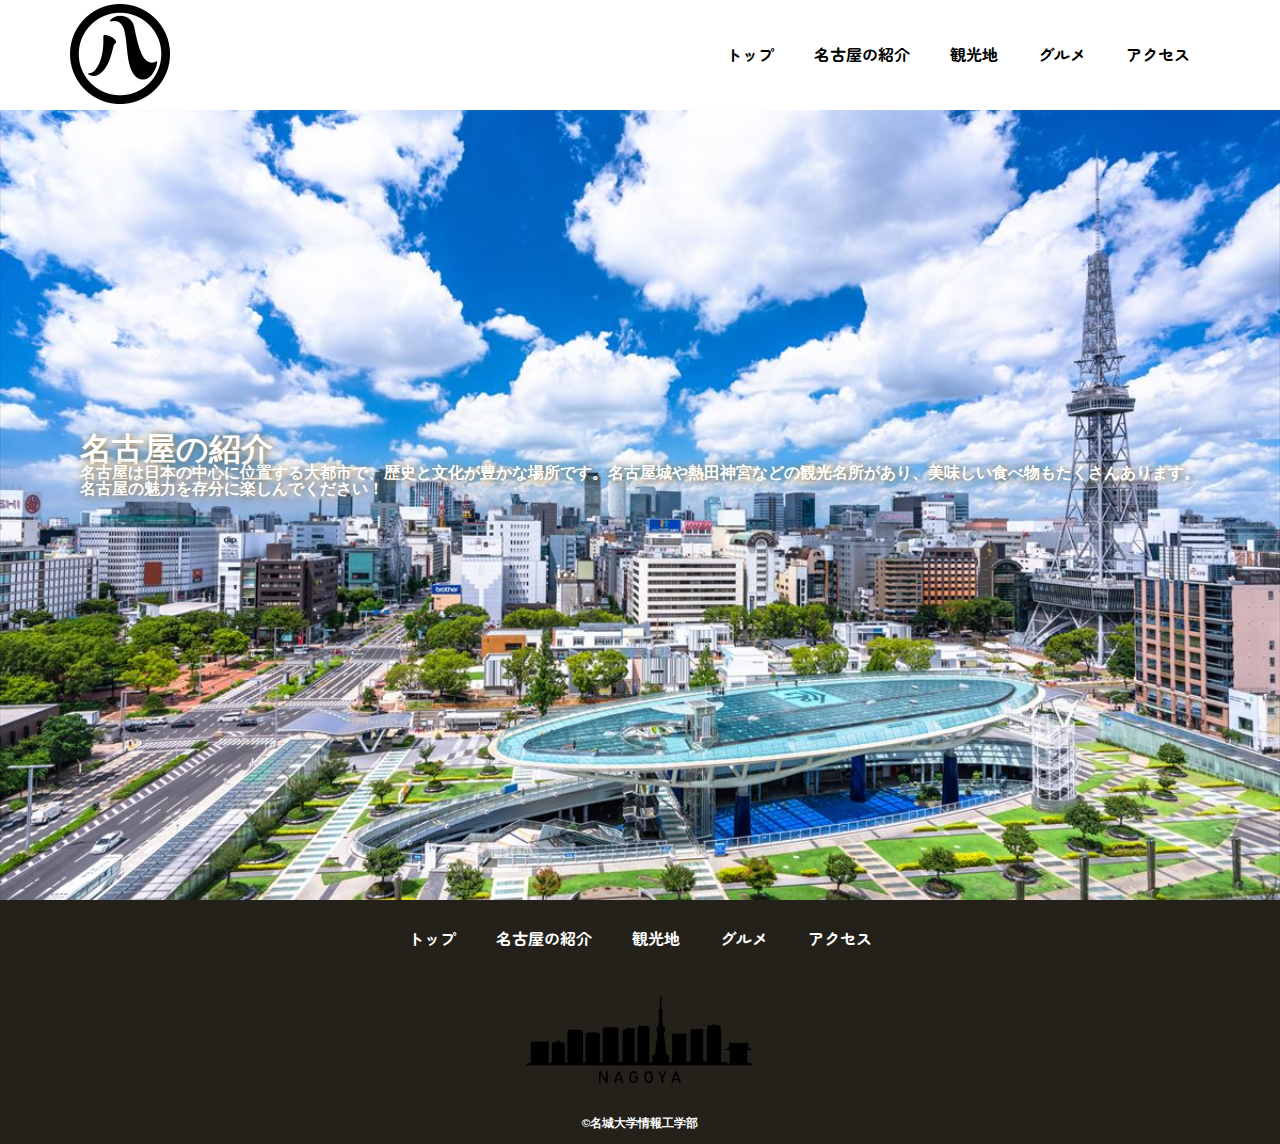
<file: index.html>
<!DOCTYPE html>

<html>
    <head>
        <meta charset="UTF-8">
        <title>トップページ</title>
        <meta name="description" content="トップページ">
        <meta name="viewport" content="width=device-width">
        <script src="./js/script.js"></script>
        <link href="css/common.css" rel="stylesheet">
        <link href="css/index.css" rel="stylesheet">
        <link rel="preconnect" href="https://fonts.googleapis.com">
        <link rel="preconnect" href="https://fonts.gstatic.com" crossorigin>
        <link href="https://fonts.googleapis.com/css2?family=Kaisei+Tokumin&family=Zen+Maru+Gothic&display=swap" rel="stylesheet">
    </head>

    <body>
        <!--header ここから-->
        <header class="header">
            <div class="header-inner">
                <a class="header-logo" href="index.html">
                    <img src="images/common/logo-header.png" alt="ロゴ">
                </a>
                <button class="toggle-menu-button"></button>
                <div class="header-site-menu">
                    <nav class="site-menu">
                        <ul>
                            <li><a href="index.html">トップ</a></li>
                            <li><a href="introduction.html">名古屋の紹介</a></li>
                            <li><a href="sightseeing.html">観光地</a></li>
                            <li><a href="food.html">グルメ</a></li>
                            <li><a href="access.html">アクセス</a></li>
                        </ul>
                    </nav>
                </div>
            </div>
        </header>
        <!--header ここまで-->

        <!--main ここから-->
        <main class="main">
        <div class="first-view">
            <div class="first-view-text">
                <h1>名古屋の紹介</h1>
                <p>名古屋は日本の中心に位置する大都市で、歴史と文化が豊かな場所です。名古屋城や熱田神宮などの観光名所があり、美味しい食べ物もたくさんあります。</p>
                <p>名古屋の魅力を存分に楽しんでください！</p>
            </div>
        </div>
    </main>
        <!--main ここまで-->

        <!--footer ここから-->
        <footer class="footer">
            <nav class="site-menu">
                <ul>
                    <li><a href="index.html">トップ</a></li>
                    <li><a href="introduction.html">名古屋の紹介</a></li>
                    <li><a href="sightseeing.html">観光地</a></li>
                    <li><a href="food.html">グルメ</a></li>
                    <li><a href="access.html">アクセス</a></li>
                </ul>
            </nav>
            <a class="footer-logo" href="index.html">
                <img src="./images/common/logo-footer.png" alt="ロゴ">
            </a>
            <p class="copyright"><small>&copy;名城大学情報工学部</small></p>
        </footer>
        <!--footer ここまで-->
    </body>
</html>
</file>
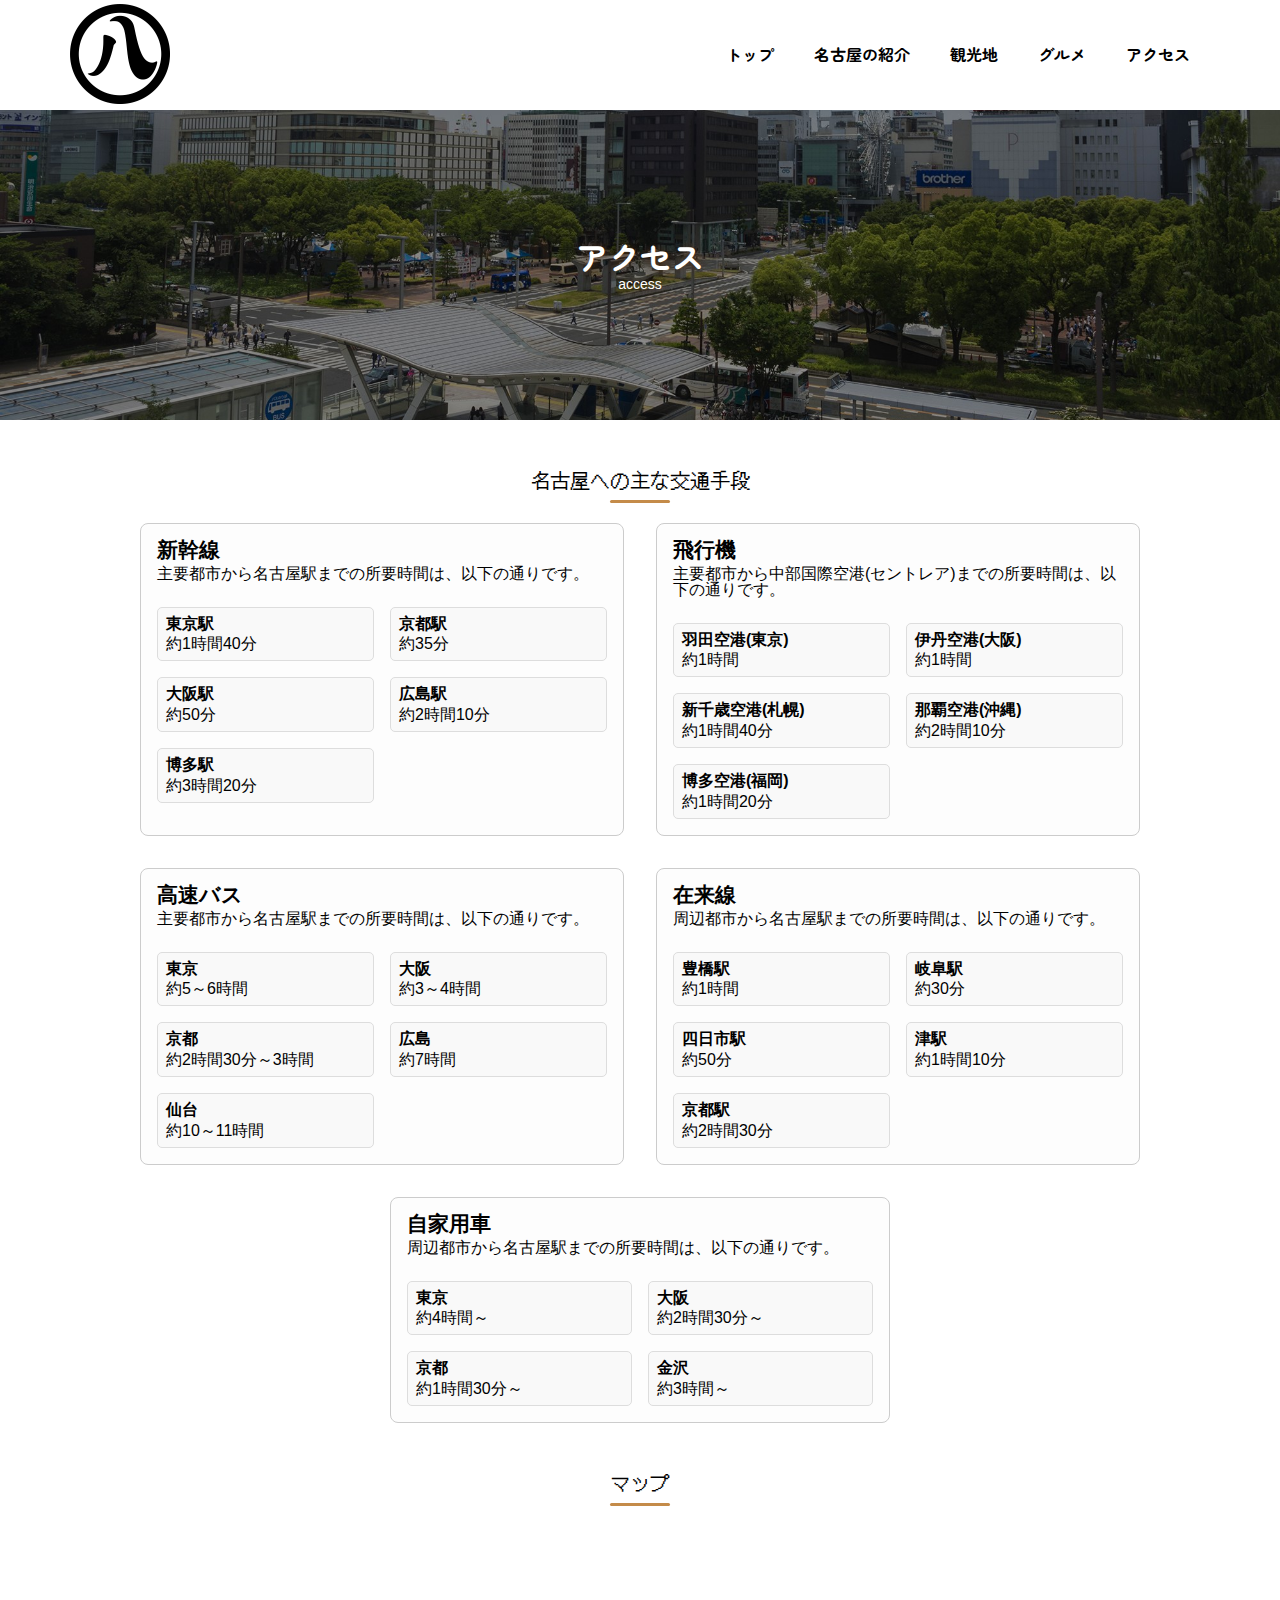
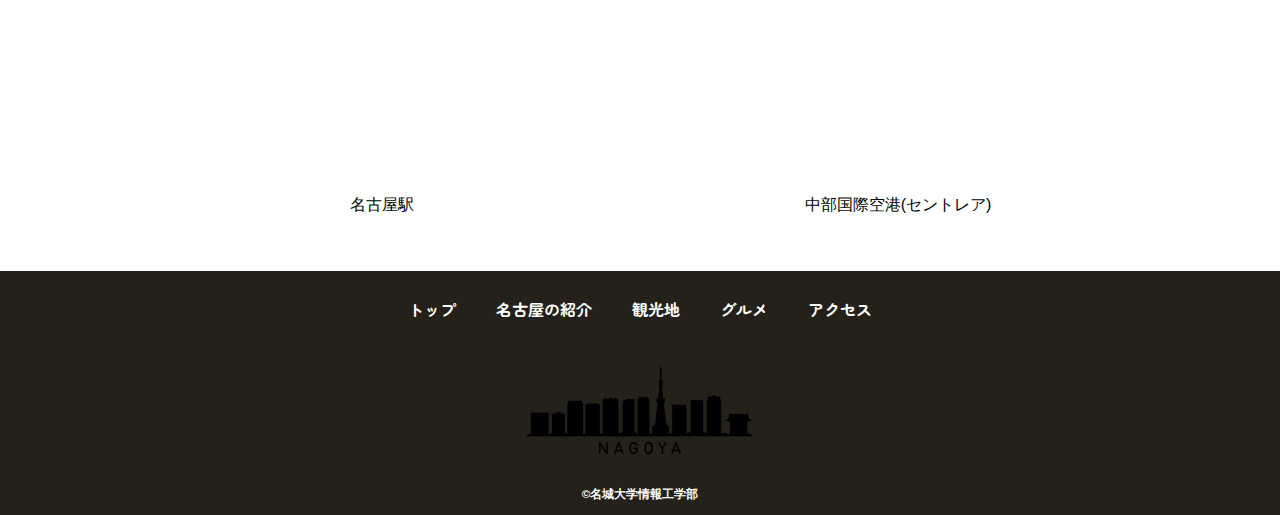
<file: access.html>
<!DOCTYPE html>

<html>
    <head>
        <meta charset="UTF-8">
        <title>NAGOYAへの行き方</title>
        <meta name="description" content="NAGOYAへの行き方">
        <meta name="viewport" content="width=device-width">
        <script src="./js/script.js"></script>
        <link href="css/common.css" rel="stylesheet">
        <link href="css/access.css" rel="stylesheet">
        <link rel="preconnect" href="https://fonts.googleapis.com">
        <link rel="preconnect" href="https://fonts.gstatic.com" crossorigin>
        <link href="https://fonts.googleapis.com/css2?family=Kaisei+Tokumin&family=Zen+Maru+Gothic&display=swap" rel="stylesheet">
        <link rel="preconnect" href="https://fonts.googleapis.com">
<link rel="preconnect" href="https://fonts.gstatic.com" crossorigin>
<link href="https://fonts.googleapis.com/css2?family=Dela+Gothic+One&family=DotGothic16&family=Kaisei+Decol&family=Kaisei+Tokumin&family=Zen+Maru+Gothic&display=swap" rel="stylesheet">
      </head>

    <body>
        <!--header ここから-->
        <header class="header">
            <div class="header-inner">
                <a class="header-logo" href="index.html">
                    <img src="images/common/logo-header.png" alt="ロゴ">
                </a>
                <button class="toggle-menu-button"></button>
                <div class="header-site-menu">
                    <nav class="site-menu">
                        <ul>
                            <li><a href="index.html">トップ</a></li>
                            <li><a href="introduction.html">名古屋の紹介</a></li>
                            <li><a href="sightseeing.html">観光地</a></li>
                            <li><a href="food.html">グルメ</a></li>
                            <li><a href="access.html">アクセス</a></li>
                        </ul>
                    </nav>
                </div>
            </div>
        </header>
        <!--header ここまで-->

        <!--main ここから-->
        <main class="main">
          <div class="title">
            <h1>アクセス</h1>
            <p>access</p>
          </div>

          <h2 class="section-title">名古屋への主な交通手段</h2>

          <div class="access-container">
            <div class="access-list">
              <h2>新幹線</h2>
              <p>主要都市から名古屋駅までの所要時間は、以下の通りです。</p>
              <ul>
                <li>
                  <h3>東京駅</h3>
                  <p>約1時間40分</p>
                </li>
                <li>
                  <h3>京都駅</h3>
                  <p>約35分</p>
                </li>
                <li>
                  <h3>大阪駅</h3>
                  <p>約50分</p>
                </li>
                <li>
                  <h3>広島駅</h3>
                    <p>約2時間10分</p>
                </li>
                <li>
                  <h3>博多駅</h3>
                  <p>約3時間20分</p>
                </li>
              </ul>
            </div>

            <div class="access-list">
              <h2>飛行機</h2>
              <p>主要都市から中部国際空港(セントレア)までの所要時間は、以下の通りです。</p>
              <ul>
                <li>
                  <h3>羽田空港(東京)</h3>
                  <p>約1時間</p>
                </li>
                <li>
                  <h3>伊丹空港(大阪)</h3>
                  <p>約1時間</p>
                </li>
                <li>
                  <h3>新千歳空港(札幌)</h3>
                  <p>約1時間40分</p>
                </li>
                <li>
                  <h3>那覇空港(沖縄)</h3>
                  <p>約2時間10分</p>
                </li>
                <li>
                  <h3>博多空港(福岡)</h3>
                  <p>約1時間20分</p>
                </li>
              </ul>
            </div>

            <div class="access-list">
              <h2>高速バス</h2>
              <p>主要都市から名古屋駅までの所要時間は、以下の通りです。</p>
              <ul>
                <li>
                  <h3>東京</h3>
                  <p>約5～6時間</p>
                </li>
                <li>
                  <h3>大阪</h3>
                  <p>約3～4時間</p>
                </li>
                <li>
                  <h3>京都</h3>
                  <p>約2時間30分～3時間</p>
                </li>
                <li>
                  <h3>広島</h3>
                  <p>約7時間</p>
                </li>
                <li>
                  <h3>仙台</h3>
                  <p>約10～11時間</p>
                </li>
              </ul>
            </div>

            <div class="access-list">
              <h2>在来線</h2>
              <p>周辺都市から名古屋駅までの所要時間は、以下の通りです。</p>
              <ul>
                <li>
                  <h3>豊橋駅</h3>
                  <p>約1時間</p>
                </li>
                <li>
                  <h3>岐阜駅</h3>
                  <p>約30分</p>
                </li>
                <li>
                  <h3>四日市駅</h3>
                  <p>約50分</p>
                </li>
                <li>
                  <h3>津駅</h3>
                  <p>約1時間10分</p>
                </li>
                <li>
                  <h3>京都駅</h3>
                  <p>約2時間30分</p>
                </li>
              </ul>
            </div>

            <div class="access-list center-access">
              <h2>自家用車</h2>
              <p>周辺都市から名古屋駅までの所要時間は、以下の通りです。</p>
              <ul>
                <li>
                  <h3>東京</h3>
                  <p>約4時間～</p>
                </li>
                <li>
                  <h3>大阪</h3>
                  <p>約2時間30分～</p>
                </li>
                <li>
                  <h3>京都</h3>
                  <p>約1時間30分～</p>
                </li>
                <li>
                  <h3>金沢</h3>
                  <p>約3時間～</p>
                </li>
              </ul>
            </div>
          </div>

          <h2 class="section-title">マップ</h2>
          <div class="map-list">
            <div>
              <iframe src="https://www.google.com/maps/embed?pb=!1m18!1m12!1m3!1d3097.281664004676!2d136.88262526339255!3d35.170736187831785!2m3!1f0!2f0!3f0!3m2!1i1024!2i768!4f13.1!3m3!1m2!1s0x600376e794d78b89%3A0x81f7204bf8261663!2z5ZCN5Y-k5bGL6aeF!5e0!3m2!1sja!2sjp!4v1752626984283!5m2!1sja!2sjp" width="400" height="250" style="border:0;" allowfullscreen="" loading="lazy" referrerpolicy="no-referrer-when-downgrade"></iframe>
              <p>名古屋駅</p>
            </div>

            <div>
              <iframe src="https://www.google.com/maps/embed?pb=!1m18!1m12!1m3!1d6547.924851362658!2d136.81098344550884!3d34.857171441457666!2m3!1f0!2f0!3f0!3m2!1i1024!2i768!4f13.1!3m3!1m2!1s0x60047d93edcc29cf%3A0x42987d286e2c0025!2z5Lit6YOo5Zu96Zqb56m65rivIOOCu-ODs-ODiOODrOOCog!5e0!3m2!1sja!2sjp!4v1752627847653!5m2!1sja!2sjp" width="400" height="250" style="border:0;" allowfullscreen="" loading="lazy" referrerpolicy="no-referrer-when-downgrade"></iframe>
              <p>中部国際空港(セントレア)</p>
            </div>
          </div>

          </main>
        <!--main ここまで-->

        <!--footer ここから-->
        <footer class="footer">
            <nav class="site-menu">
                <ul>
                    <li><a href="index.html">トップ</a></li>
                    <li><a href="introduction.html">名古屋の紹介</a></li>
                    <li><a href="sightseeing.html">観光地</a></li>
                    <li><a href="food.html">グルメ</a></li>
                    <li><a href="access.html">アクセス</a></li>
                </ul>
            </nav>
            <a class="footer-logo" href="index.html">
                <img src="./images/common/logo-footer.png" alt="ロゴ">
            </a>
            <p class="copyright"><small>&copy;名城大学情報工学部</small></p>
        </footer>
        <!--footer ここまで-->
    </body>
</html>
</file>
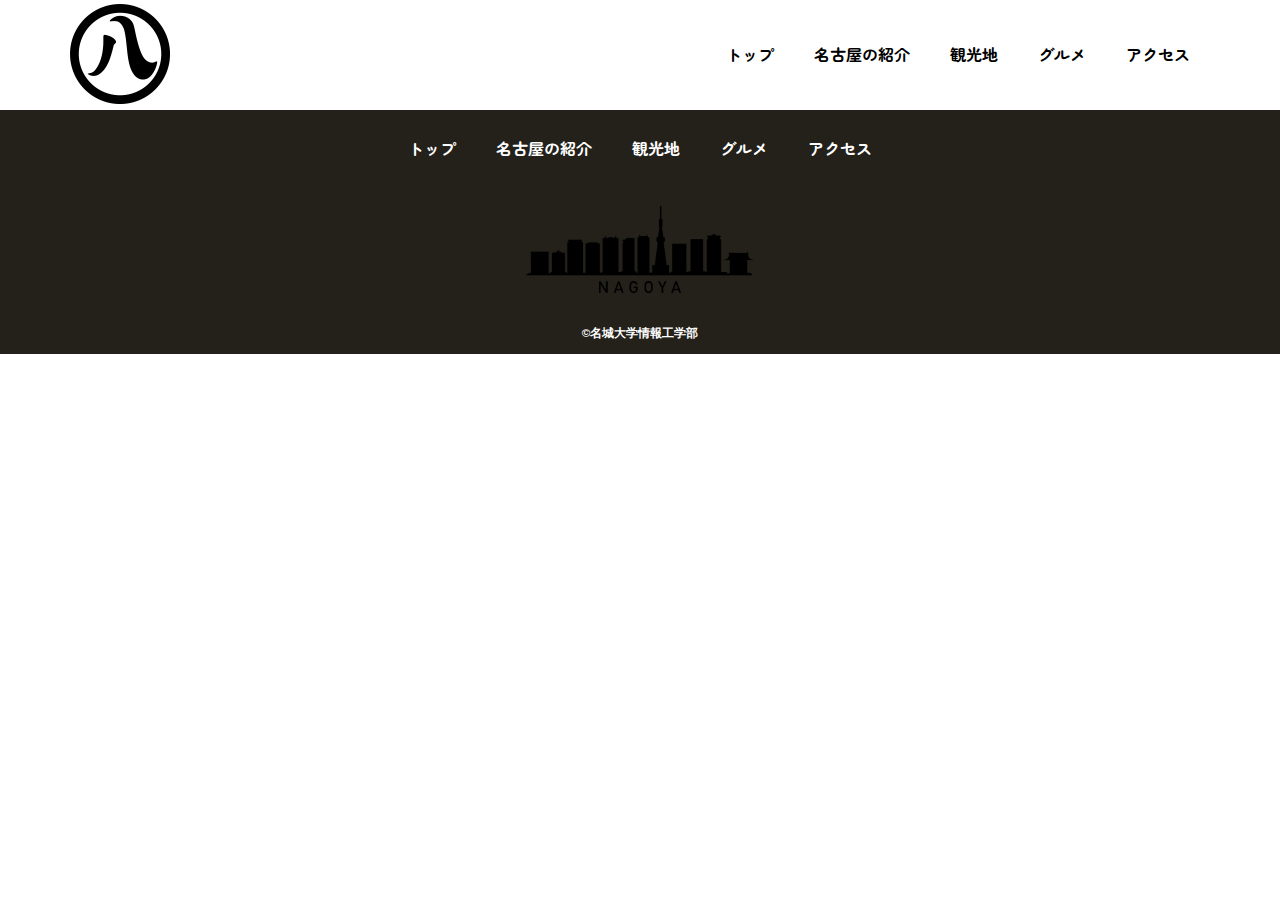
<file: commom.html>
<!DOCTYPE html>

<html>
    <head>
        <meta charset="UTF-8">
        <title>NAGOYA観光</title>
        <meta name="description" content="NAGOYA観光">
        <meta name="viewport" content="width=device-width">
        <script src="./js/script.js"></script>
        <link href="css/common.css" rel="stylesheet">
        <link rel="preconnect" href="https://fonts.googleapis.com">
        <link rel="preconnect" href="https://fonts.gstatic.com" crossorigin>
        <link href="https://fonts.googleapis.com/css2?family=Kaisei+Tokumin&family=Zen+Maru+Gothic&display=swap" rel="stylesheet">
    </head>

    <body>
        <!--header ここから-->
        <header class="header">
            <div class="header-inner">
                <a class="header-logo" href="index.html">
                    <img src="images/common/logo-header.png" alt="ロゴ">
                </a>
                <button class="toggle-menu-button"></button>
                <div class="header-site-menu">
                    <nav class="site-menu">
                        <ul>
                            <li><a href="index.html">トップ</a></li>
                            <li><a href="introduction.html">名古屋の紹介</a></li>
                            <li><a href="sightseeing.html">観光地</a></li>
                            <li><a href="food.html">グルメ</a></li>
                            <li><a href="access.html">アクセス</a></li>
                        </ul>
                    </nav>
                </div>
            </div>
        </header>
        <!--header ここまで-->

        <!--main ここから-->
        <main class="main"></main>
        <!--main ここまで-->

        <!--footer ここから-->
        <footer class="footer">
            <nav class="site-menu">
                <ul>
                    <li><a href="index.html">トップ</a></li>
                    <li><a href="introduction.html">名古屋の紹介</a></li>
                    <li><a href="sightseeing.html">観光地</a></li>
                    <li><a href="food.html">グルメ</a></li>
                    <li><a href="access.html">アクセス</a></li>
                </ul>
            </nav>
            <a class="footer-logo" href="index.html">
                <img src="./images/common/logo-footer.png" alt="ロゴ">
            </a>
            <p class="copyright"><small>&copy;名城大学情報工学部</small></p>
        </footer>
        <!--footer ここまで-->
    </body>
</html>
</file>
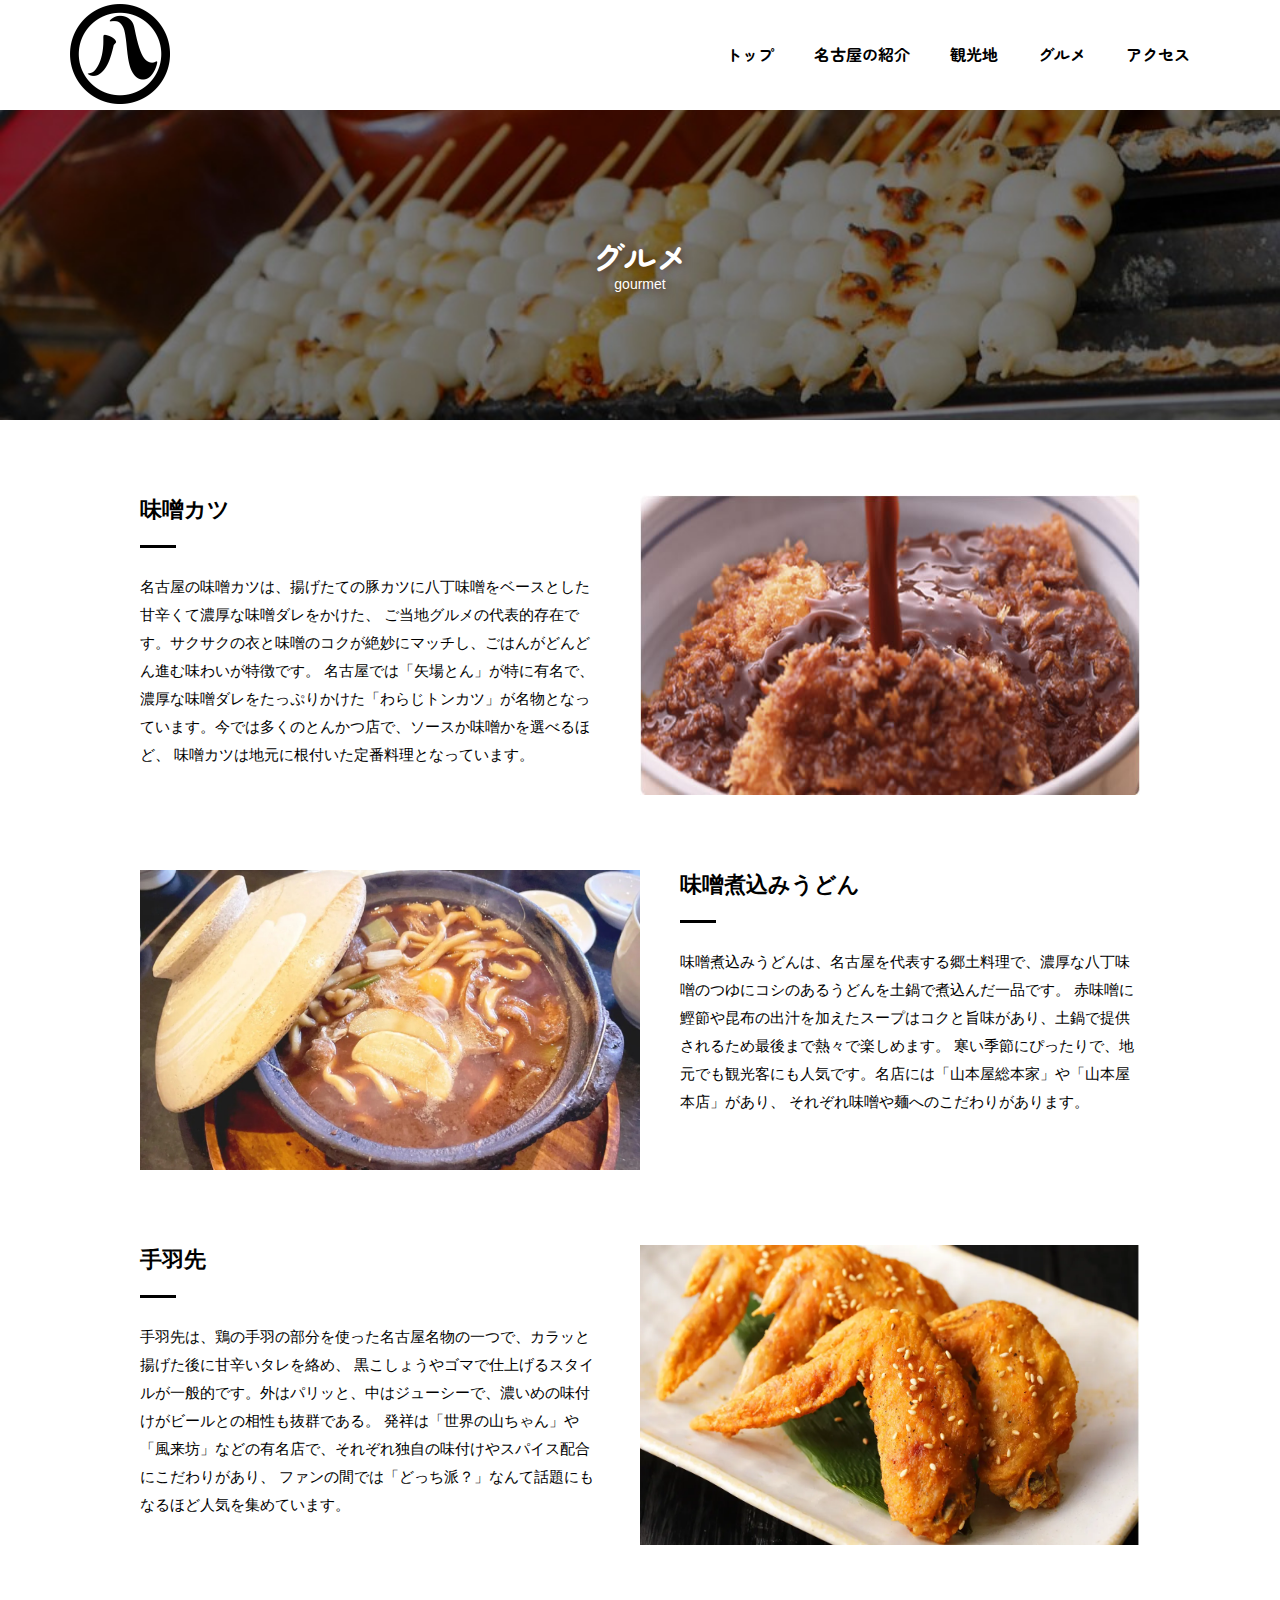
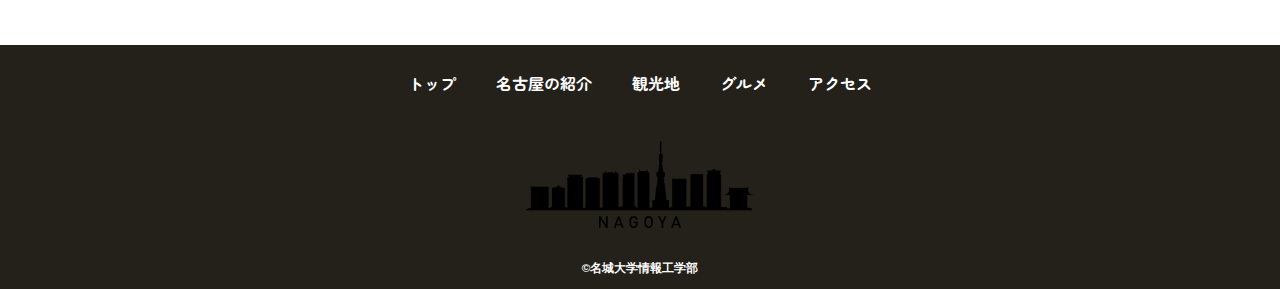
<file: food.html>
<!DOCTYPE html>

<html>
    <head>
        <meta charset="UTF-8">
        <title>NAGOYAのグルメ</title>
        <meta name="description" content="NAGOYAのグルメ">
        <meta name="viewport" content="width=device-width">
        <script src="./js/script.js"></script>
        <link href="css/common.css" rel="stylesheet">
        <link href="css/food.css" rel="stylesheet">
        <link rel="preconnect" href="https://fonts.googleapis.com">
        <link rel="preconnect" href="https://fonts.gstatic.com" crossorigin>
        <link href="https://fonts.googleapis.com/css2?family=Kaisei+Tokumin&family=Zen+Maru+Gothic&display=swap" rel="stylesheet">
        <link rel="preconnect" href="https://fonts.googleapis.com">
        <link rel="preconnect" href="https://fonts.gstatic.com" crossorigin>
        <link href="https://fonts.googleapis.com/css2?family=Dela+Gothic+One&family=Kaisei+Tokumin&family=Zen+Maru+Gothic&display=swap" rel="stylesheet">
    </head>

    <body>
        <!--header ここから-->
        <header class="header">
            <div class="header-inner">
                <a class="header-logo" href="index.html">
                    <img src="images/common/logo-header.png" alt="ロゴ">
                </a>
                <button class="toggle-menu-button"></button>
                <div class="header-site-menu">
                    <nav class="site-menu">
                        <ul>
                            <li><a href="index.html">トップ</a></li>
                            <li><a href="introduction.html">名古屋の紹介</a></li>
                            <li><a href="sightseeing.html">観光地</a></li>
                            <li><a href="food.html">グルメ</a></li>
                            <li><a href="access.html">アクセス</a></li>
                        </ul>
                    </nav>
                </div>
            </div>
        </header>
        <!--header ここまで-->

        <!--main ここから-->
        <main class="main">
          <div class="title">
            <h1>グルメ</h1>
            <p>gourmet</p>
          </div>
          <div class="gourmet">
            <div class="gourmet-text">
              <h2>味噌カツ</h2>
              <p>名古屋の味噌カツは、揚げたての豚カツに八丁味噌をベースとした甘辛くて濃厚な味噌ダレをかけた、
                ご当地グルメの代表的存在です。サクサクの衣と味噌のコクが絶妙にマッチし、ごはんがどんどん進む味わいが特徴です。
                名古屋では「矢場とん」が特に有名で、
                濃厚な味噌ダレをたっぷりかけた「わらじトンカツ」が名物となっています。今では多くのとんかつ店で、ソースか味噌かを選べるほど、
                味噌カツは地元に根付いた定番料理となっています。</p>
            </div>
            <img src="./images/food/misokatsu.jpg" alt="味噌カツの画像">
          </div>
          <div class="gourmet reverse">
            <div class="gourmet-text">
              <h2>味噌煮込みうどん</h2>
              <p>味噌煮込みうどんは、名古屋を代表する郷土料理で、濃厚な八丁味噌のつゆにコシのあるうどんを土鍋で煮込んだ一品です。
                赤味噌に鰹節や昆布の出汁を加えたスープはコクと旨味があり、土鍋で提供されるため最後まで熱々で楽しめます。
                寒い季節にぴったりで、地元でも観光客にも人気です。名店には「山本屋総本家」や「山本屋本店」があり、
                それぞれ味噌や麺へのこだわりがあります。</p>
            </div>
            <img src="./images/food/udon.jpg" alt="味噌煮込みうどんの画像">
          </div>
          <div class="gourmet">
            <div class="gourmet-text">
              <h2>手羽先</h2>
              <p>手羽先は、鶏の手羽の部分を使った名古屋名物の一つで、カラッと揚げた後に甘辛いタレを絡め、
                黒こしょうやゴマで仕上げるスタイルが一般的です。外はパリッと、中はジューシーで、濃いめの味付けがビールとの相性も抜群である。
                発祥は「世界の山ちゃん」や「風来坊」などの有名店で、それぞれ独自の味付けやスパイス配合にこだわりがあり、
                ファンの間では「どっち派？」なんて話題にもなるほど人気を集めています。</p>
            </div>
            <img src="./images/food/tebasaki.jpg" alt="手羽先の画像">
          </div>
        </main>
        <!--main ここまで-->

        <!--footer ここから-->
        <footer class="footer">
            <nav class="site-menu">
                <ul>
                    <li><a href="index.html">トップ</a></li>
                    <li><a href="introduction.html">名古屋の紹介</a></li>
                    <li><a href="sightseeing.html">観光地</a></li>
                    <li><a href="food.html">グルメ</a></li>
                    <li><a href="access.html">アクセス</a></li>
                </ul>
            </nav>
            <a class="footer-logo" href="index.html">
                <img src="./images/common/logo-footer.png" alt="ロゴ">
            </a>
            <p class="copyright"><small>&copy;名城大学情報工学部</small></p>
        </footer>
        <!--footer ここまで-->
    </body>
</html>
</file>
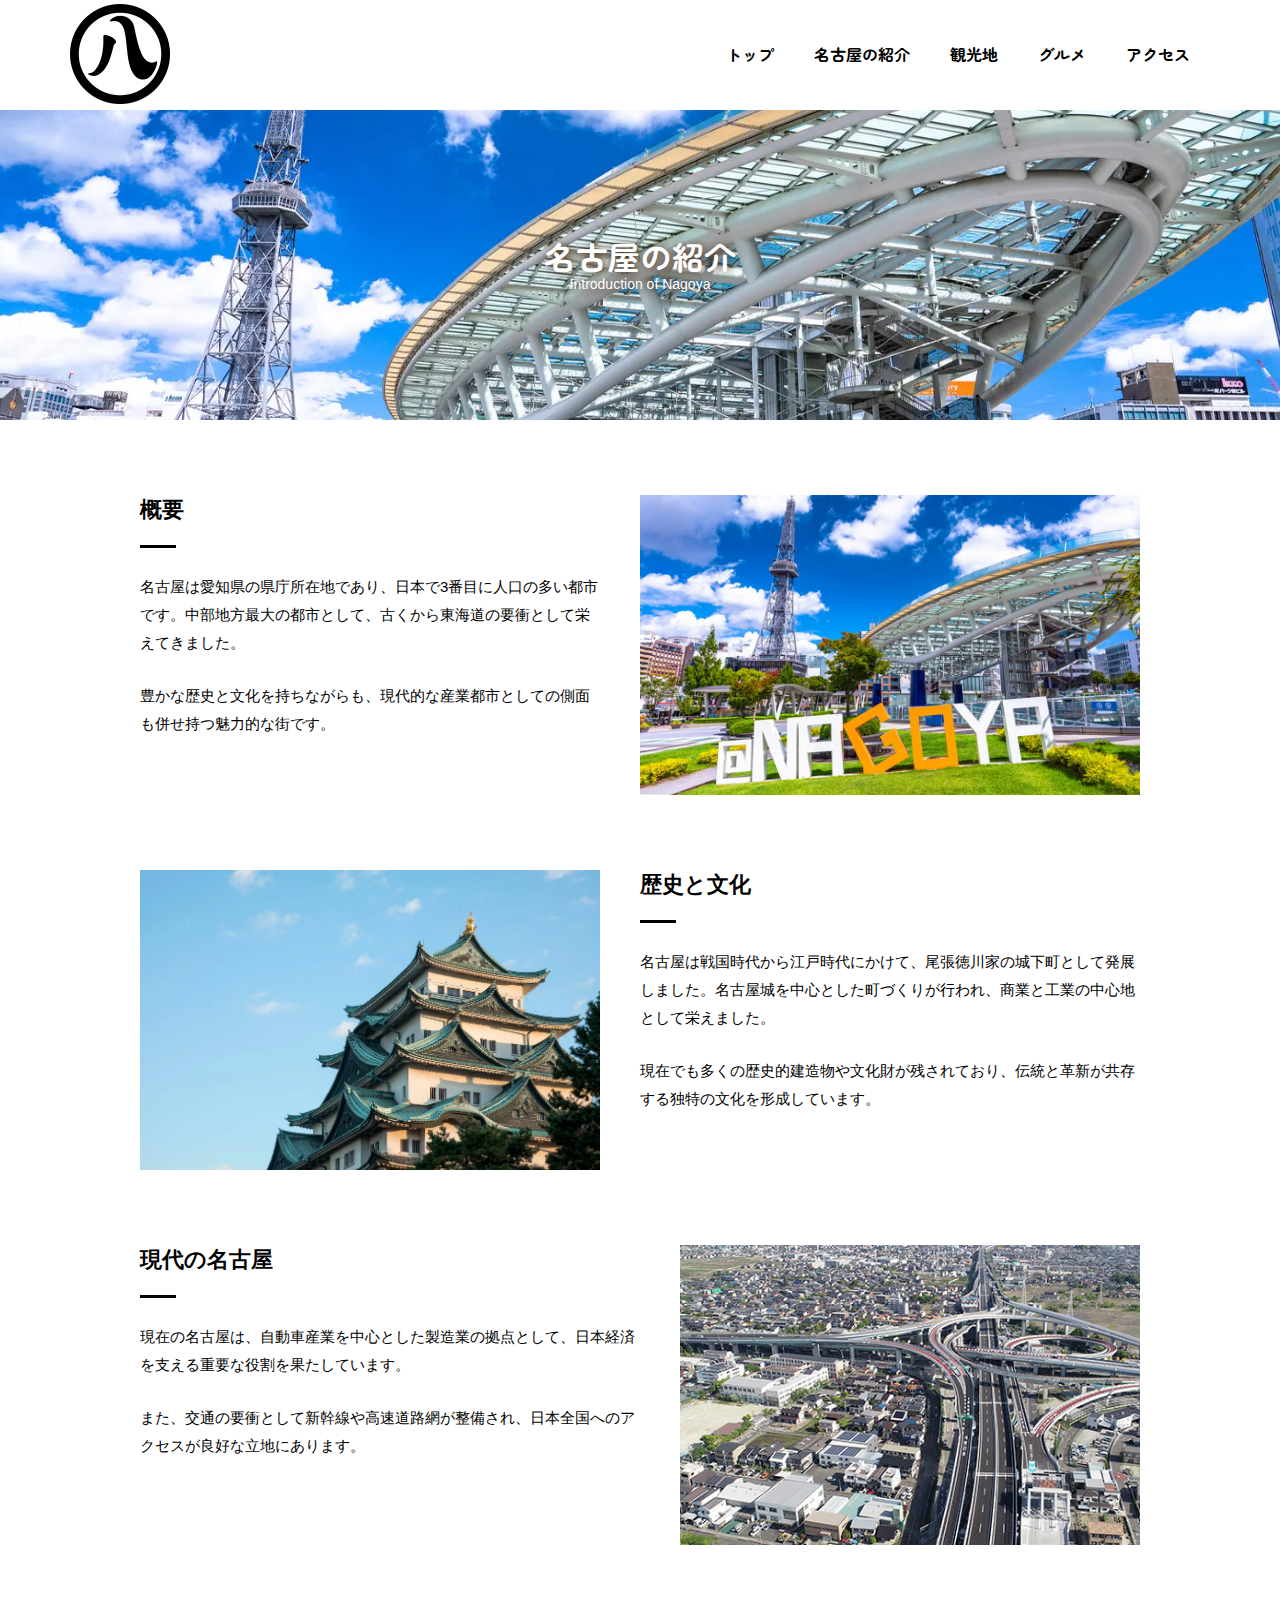
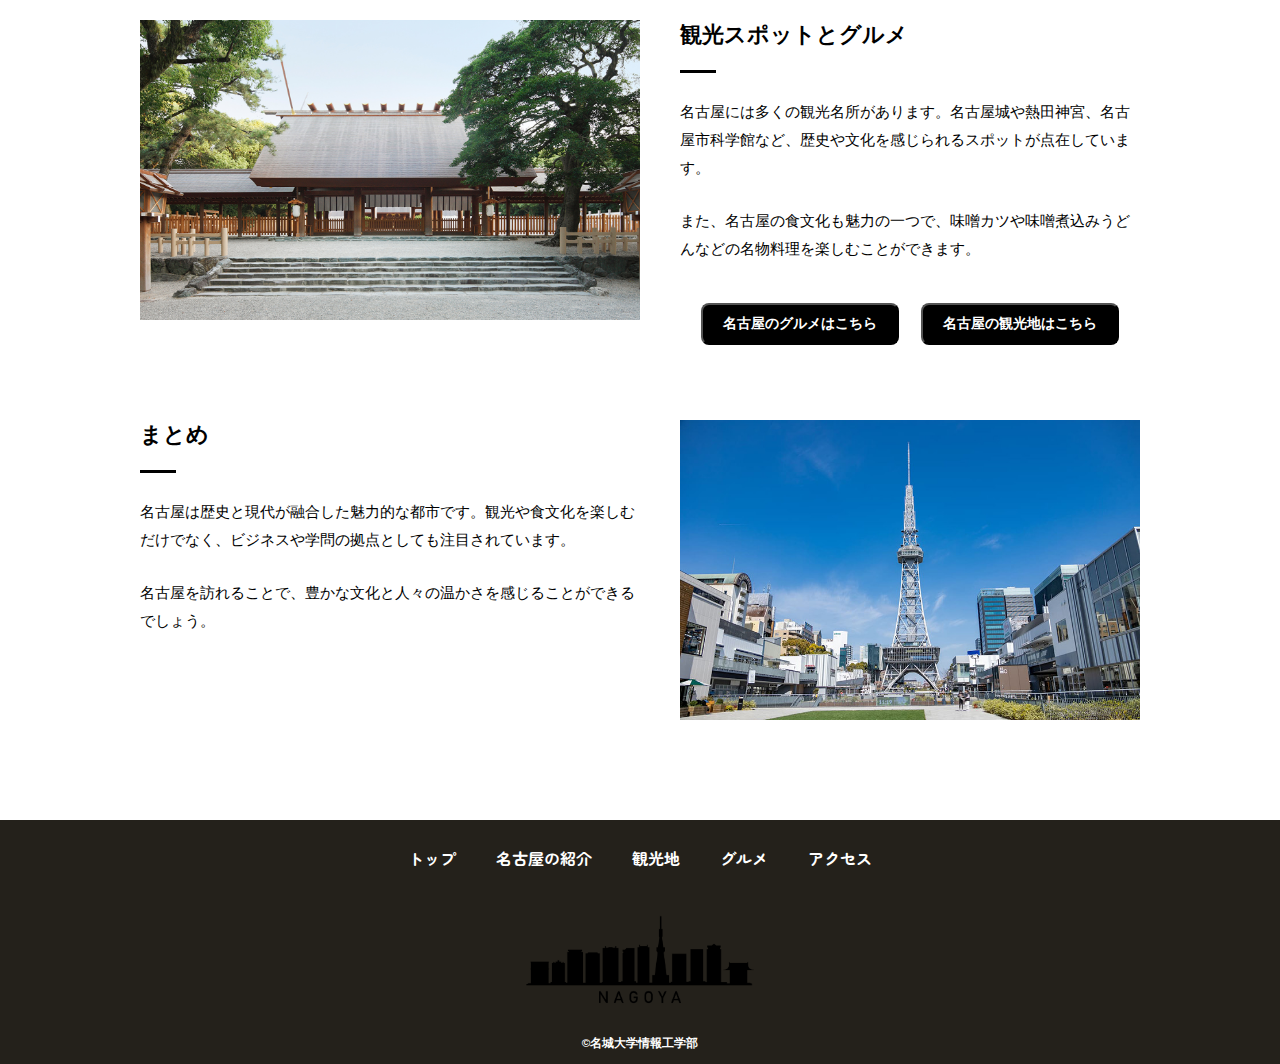
<file: introduction.html>
<!DOCTYPE html>

<html>
    <head>
        <meta charset="UTF-8">
        <title>NAGOYAの紹介</title>
        <meta name="description" content="NAGOYAの紹介">
        <meta name="viewport" content="width=device-width">
        <script src="./js/script.js"></script>
        <link href="css/common.css" rel="stylesheet">
        <link href="css/introduction.css" rel="stylesheet">
        <link rel="preconnect" href="https://fonts.googleapis.com">
        <link rel="preconnect" href="https://fonts.gstatic.com" crossorigin>
        <link href="https://fonts.googleapis.com/css2?family=Kaisei+Tokumin&family=Zen+Maru+Gothic&display=swap" rel="stylesheet">
        <link rel="preconnect" href="https://fonts.googleapis.com">
        <link rel="preconnect" href="https://fonts.gstatic.com" crossorigin>
        <link href="https://fonts.googleapis.com/css2?family=Dela+Gothic+One&family=Kaisei+Tokumin&family=Zen+Maru+Gothic&display=swap" rel="stylesheet">
    </head>

    <body>
        <!--header ここから-->
        <header class="header">
            <div class="header-inner">
                <a class="header-logo" href="index.html">
                    <img src="images/common/logo-header.png" alt="ロゴ">
                </a>
                <button class="toggle-menu-button"></button>
                <div class="header-site-menu">
                    <nav class="site-menu">
                        <ul>
                            <li><a href="index.html">トップ</a></li>
                            <li><a href="introduction.html">名古屋の紹介</a></li>
                            <li><a href="sightseeing.html">観光地</a></li>
                            <li><a href="food.html">グルメ</a></li>
                            <li><a href="access.html">アクセス</a></li>
                        </ul>
                    </nav>
                </div>
            </div>
        </header>
        <!--header ここまで-->

        <!--main ここから-->
        <main class="main">
            <div class="title">
                <h1>名古屋の紹介</h1>
                <p>Introduction of Nagoya</p>
            </div>
            <div class="nagoya-introduction-content">
                <div class="nagoya-introduction-element">
                    <div class="nagoya-introduction-text">
                        <div class="overview">
                            <h2>概要</h2>
                            <p>名古屋は愛知県の県庁所在地であり、日本で3番目に人口の多い都市です。中部地方最大の都市として、古くから東海道の要衝として栄えてきました。</p>
                            <p>豊かな歴史と文化を持ちながらも、現代的な産業都市としての側面も併せ持つ魅力的な街です。</p>
                        </div>
                    </div>
                    <img src="images/introduction/nagoya-oasis21.webp" alt="テレビ塔と「水の宇宙船」の画像">
                </div>
                <div class="nagoya-introduction-element reverse">
                    <div class="nagoya-introduction-text">
                        <div class="history-culture">
                            <h2>歴史と文化</h2>
                            <p>名古屋は戦国時代から江戸時代にかけて、尾張徳川家の城下町として発展しました。名古屋城を中心とした町づくりが行われ、商業と工業の中心地として栄えました。</p>
                            <p>現在でも多くの歴史的建造物や文化財が残されており、伝統と革新が共存する独特の文化を形成しています。</p>
                        </div>
                    </div>
                    <img src="images/introduction/nagoya-castle.webp" alt="名古屋城の画像">
                </div>
                <div class="nagoya-introduction-element">
                    <div class="nagoya-introduction-text">
                        <div class="modern-nagoya">
                            <h2>現代の名古屋</h2>
                            <p>現在の名古屋は、自動車産業を中心とした製造業の拠点として、日本経済を支える重要な役割を果たしています。</p>
                            <p>また、交通の要衝として新幹線や高速道路網が整備され、日本全国へのアクセスが良好な立地にあります。</p>
                        </div>
                    </div>
                    <img src="images/introduction/nagoya-highway.jpg" alt="名古屋高速道路の画像">
                </div>
                <div class="nagoya-introduction-element reverse">
                    <div class="nagoya-introduction-text">
                        <div class="tourism-and-food">
                            <h2>観光スポットとグルメ</h2>
                            <p>名古屋には多くの観光名所があります。名古屋城や熱田神宮、名古屋市科学館など、歴史や文化を感じられるスポットが点在しています。</p>
                            <p>また、名古屋の食文化も魅力の一つで、味噌カツや味噌煮込みうどんなどの名物料理を楽しむことができます。</p>
                            <div class="page-link-buttons">
                                <button class="page-link-button"><a href="food.html">名古屋のグルメはこちら</a></button>
                                <button class="page-link-button"><a href="sightseeing.html">名古屋の観光地はこちら</a></button>
                            </div>
                        </div>
                    </div>
                    <img src="images/introduction/nagoya-atsutajingu.jpg" alt="熱田神宮の画像">
                </div>
                <div class="nagoya-introduction-element">
                    <div class="nagoya-introduction-text">
                        <div class="conclusion">
                            <h2>まとめ</h2>
                            <p>名古屋は歴史と現代が融合した魅力的な都市です。観光や食文化を楽しむだけでなく、ビジネスや学問の拠点としても注目されています。</p>
                            <p>名古屋を訪れることで、豊かな文化と人々の温かさを感じることができるでしょう。</p>
                        </div>
                    </div>
                    <img src="images/introduction/nagoya-radio-tower.jpg" alt="名古屋のまとめの画像">
                </div>
            </div>
        </main>
        <!--main ここまで-->

        <!--footer ここから-->
        <footer class="footer">
            <nav class="site-menu">
                <ul>
                    <li><a href="index.html">トップ</a></li>
                    <li><a href="introduction.html">名古屋の紹介</a></li>
                    <li><a href="sightseeing.html">観光地</a></li>
                    <li><a href="food.html">グルメ</a></li>
                    <li><a href="access.html">アクセス</a></li>
                </ul>
            </nav>
            <a class="footer-logo" href="index.html">
                <img src="./images/common/logo-footer.png" alt="ロゴ">
            </a>
            <p class="copyright"><small>&copy;名城大学情報工学部</small></p>
        </footer>
        <!--footer ここまで-->
    </body>
</html>
</file>
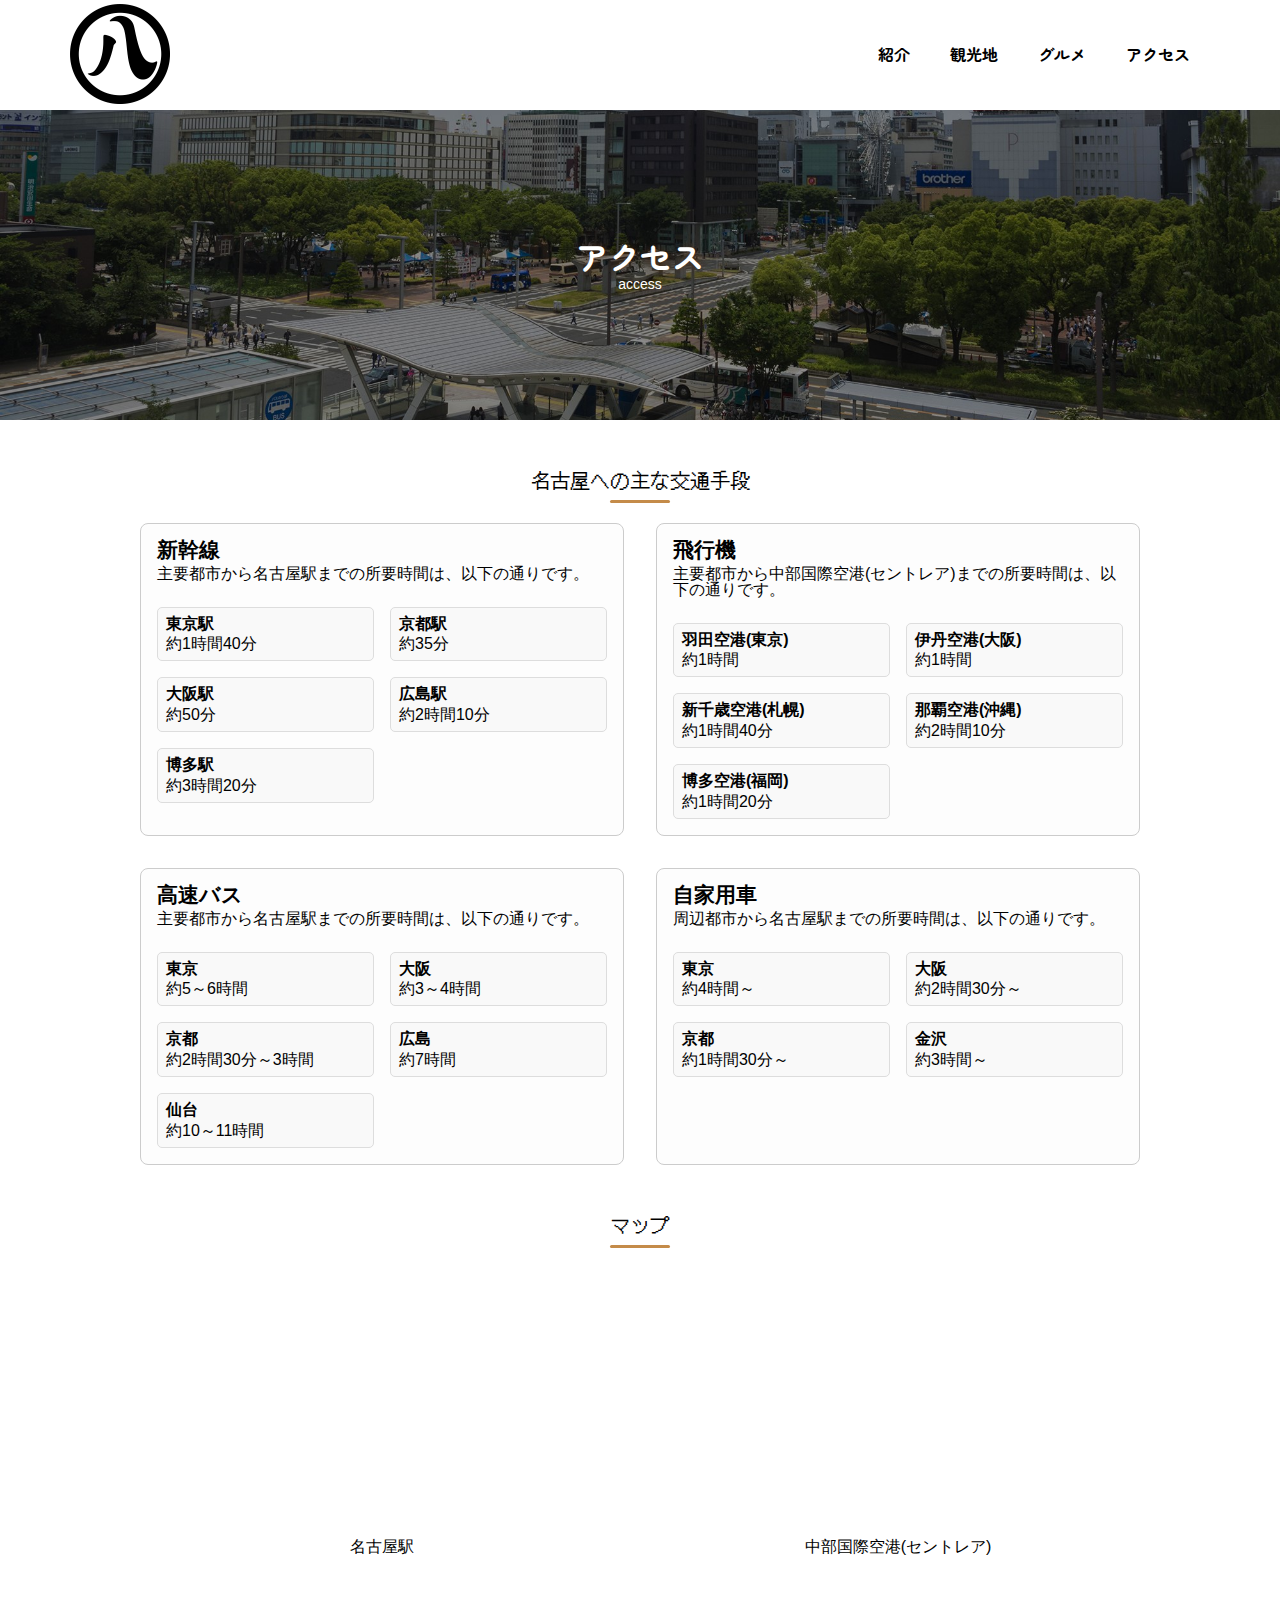
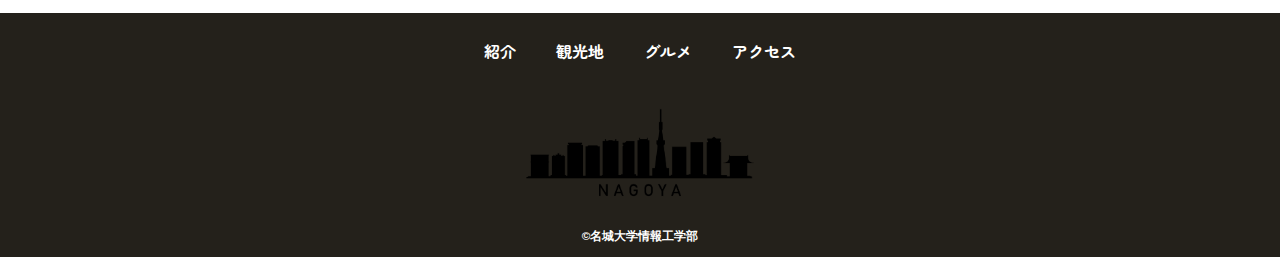
<file: 最終課題/access.html>
<!DOCTYPE html>

<html>
    <head>
        <meta charset="UTF-8">
        <title>NAGOYAへの行き方</title>
        <meta name="description" content="NAGOYAへの行き方">
        <meta name="viewport" content="width=device-width">
        <script src="./js/script.js"></script>
        <link href="css/common.css" rel="stylesheet">
        <link href="css/access.css" rel="stylesheet">
        <link rel="preconnect" href="https://fonts.googleapis.com">
        <link rel="preconnect" href="https://fonts.gstatic.com" crossorigin>
        <link href="https://fonts.googleapis.com/css2?family=Kaisei+Tokumin&family=Zen+Maru+Gothic&display=swap" rel="stylesheet">
        <link rel="preconnect" href="https://fonts.googleapis.com">
<link rel="preconnect" href="https://fonts.gstatic.com" crossorigin>
<link href="https://fonts.googleapis.com/css2?family=Dela+Gothic+One&family=DotGothic16&family=Kaisei+Decol&family=Kaisei+Tokumin&family=Zen+Maru+Gothic&display=swap" rel="stylesheet">
      </head>

    <body>
        <!--header ここから-->
        <header class="header">
            <div class="header-inner">
                <a class="header-logo" href="index.html">
                    <img src="images/common/logo-header.png" alt="ロゴ">
                </a>
                <button class="toggle-menu-button"></button>
                <div class="header-site-menu">
                    <nav class="site-menu">
                        <ul>
                            <li><a href="introduction.html">紹介</a></li>
                            <li><a href="sightseeing.html">観光地</a></li>
                            <li><a href="food.html">グルメ</a></li>
                            <li><a href="access.html">アクセス</a></li>
                        </ul>
                    </nav>
                </div>
            </div>
        </header>
        <!--header ここまで-->

        <!--main ここから-->
        <main class="main">
          <div class="title">
            <h1>アクセス</h1>
            <p>access</p>
          </div>

          <h2 class="section-title">名古屋への主な交通手段</h2>

          <div class="access-container">
            <div class="access-list">
              <h2>新幹線</h2>
              <p>主要都市から名古屋駅までの所要時間は、以下の通りです。</p>
              <ul>
                <li>
                  <h3>東京駅</h3>
                  <p>約1時間40分</p>
                </li>
                <li>
                  <h3>京都駅</h3>
                  <p>約35分</p>
                </li>
                <li>
                  <h3>大阪駅</h3>
                  <p>約50分</p>
                </li>
                <li>
                  <h3>広島駅</h3>
                    <p>約2時間10分</p>
                </li>
                <li>
                  <h3>博多駅</h3>
                  <p>約3時間20分</p>
                </li>
              </ul>
            </div>

            <div class="access-list">
              <h2>飛行機</h2>
              <p>主要都市から中部国際空港(セントレア)までの所要時間は、以下の通りです。</p>
              <ul>
                <li>
                  <h3>羽田空港(東京)</h3>
                  <p>約1時間</p>
                </li>
                <li>
                  <h3>伊丹空港(大阪)</h3>
                  <p>約1時間</p>
                </li>
                <li>
                  <h3>新千歳空港(札幌)</h3>
                  <p>約1時間40分</p>
                </li>
                <li>
                  <h3>那覇空港(沖縄)</h3>
                  <p>約2時間10分</p>
                </li>
                <li>
                  <h3>博多空港(福岡)</h3>
                  <p>約1時間20分</p>
                </li>
              </ul>
            </div>

            <div class="access-list">
              <h2>高速バス</h2>
              <p>主要都市から名古屋駅までの所要時間は、以下の通りです。</p>
              <ul>
                <li>
                  <h3>東京</h3>
                  <p>約5～6時間</p>
                </li>
                <li>
                  <h3>大阪</h3>
                  <p>約3～4時間</p>
                </li>
                <li>
                  <h3>京都</h3>
                  <p>約2時間30分～3時間</p>
                </li>
                <li>
                  <h3>広島</h3>
                  <p>約7時間</p>
                </li>
                <li>
                  <h3>仙台</h3>
                  <p>約10～11時間</p>
                </li>
              </ul>
            </div>

            <div class="access-list">
              <h2>自家用車</h2>
              <p>周辺都市から名古屋駅までの所要時間は、以下の通りです。</p>
              <ul>
                <li>
                  <h3>東京</h3>
                  <p>約4時間～</p>
                </li>
                <li>
                  <h3>大阪</h3>
                  <p>約2時間30分～</p>
                </li>
                <li>
                  <h3>京都</h3>
                  <p>約1時間30分～</p>
                </li>
                <li>
                  <h3>金沢</h3>
                  <p>約3時間～</p>
                </li>
              </ul>
            </div>
          </div>

          <h2 class="section-title">マップ</h2>
          <div class="map-list">
            <div>
              <iframe src="https://www.google.com/maps/embed?pb=!1m18!1m12!1m3!1d3097.281664004676!2d136.88262526339255!3d35.170736187831785!2m3!1f0!2f0!3f0!3m2!1i1024!2i768!4f13.1!3m3!1m2!1s0x600376e794d78b89%3A0x81f7204bf8261663!2z5ZCN5Y-k5bGL6aeF!5e0!3m2!1sja!2sjp!4v1752626984283!5m2!1sja!2sjp" width="400" height="250" style="border:0;" allowfullscreen="" loading="lazy" referrerpolicy="no-referrer-when-downgrade"></iframe>
              <p>名古屋駅</p>
            </div>

            <div>
              <iframe src="https://www.google.com/maps/embed?pb=!1m18!1m12!1m3!1d6547.924851362658!2d136.81098344550884!3d34.857171441457666!2m3!1f0!2f0!3f0!3m2!1i1024!2i768!4f13.1!3m3!1m2!1s0x60047d93edcc29cf%3A0x42987d286e2c0025!2z5Lit6YOo5Zu96Zqb56m65rivIOOCu-ODs-ODiOODrOOCog!5e0!3m2!1sja!2sjp!4v1752627847653!5m2!1sja!2sjp" width="400" height="250" style="border:0;" allowfullscreen="" loading="lazy" referrerpolicy="no-referrer-when-downgrade"></iframe>
              <p>中部国際空港(セントレア)</p>
            </div>
          </div>

          </main>
        <!--main ここまで-->

        <!--footer ここから-->
        <footer class="footer">
            <nav class="site-menu">
                <ul>
                    <li><a href="introduction.html">紹介</a></li>
                    <li><a href="sightseeing.html">観光地</a></li>
                    <li><a href="food.html">グルメ</a></li>
                    <li><a href="access.html">アクセス</a></li>
                </ul>
            </nav>
            <a class="footer-logo" href="index.html">
                <img src="./images/common/logo-footer.png" alt="ロゴ">
            </a>
            <p class="copyright"><small>&copy;名城大学情報工学部</small></p>
        </footer>
        <!--footer ここまで-->
    </body>
</html>
</file>
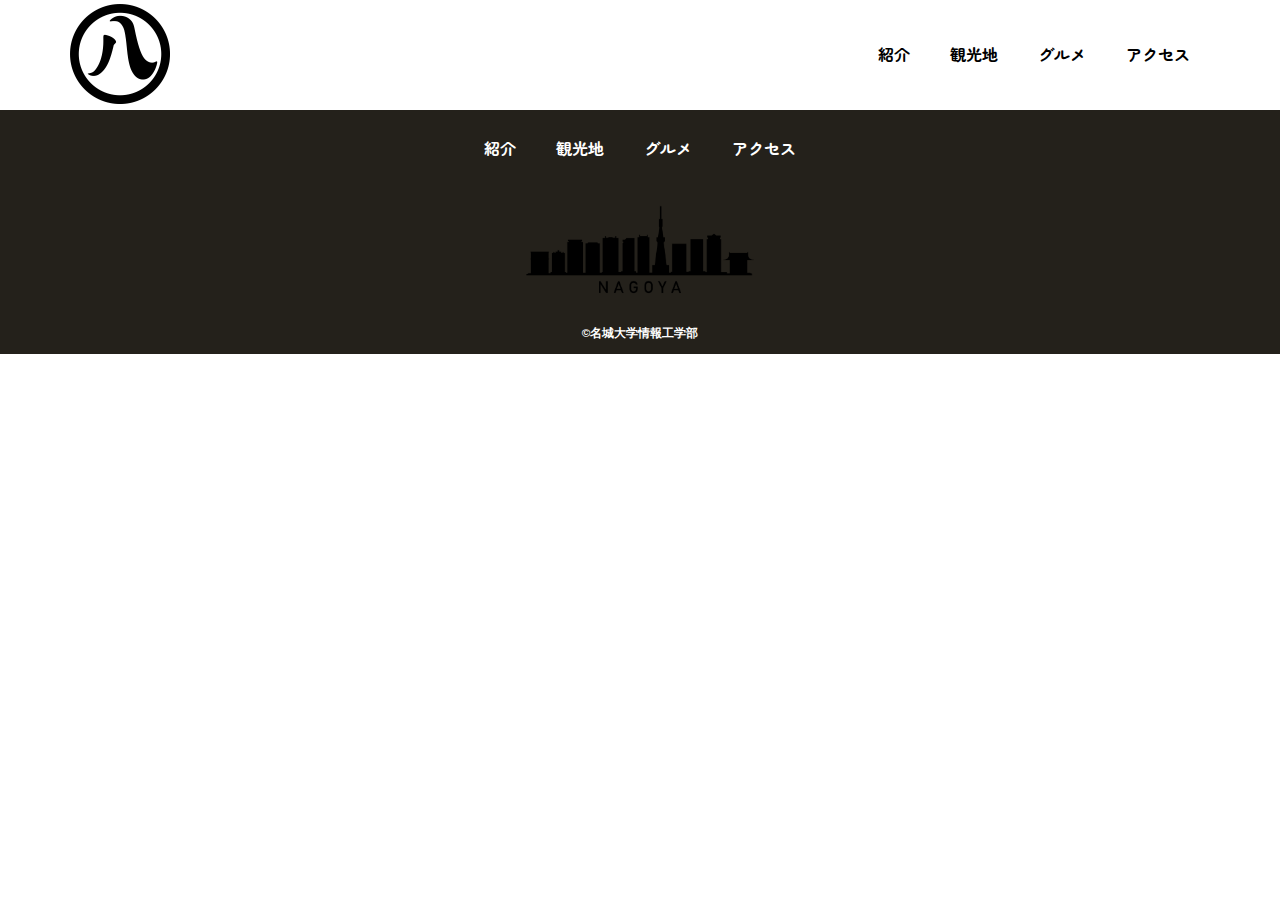
<file: 最終課題/commom.html>
<!DOCTYPE html>

<html>
    <head>
        <meta charset="UTF-8">
        <title>NAGOYA観光</title>
        <meta name="description" content="NAGOYA観光">
        <meta name="viewport" content="width=device-width">
        <script src="./js/script.js"></script>
        <link href="css/common.css" rel="stylesheet">
        <link rel="preconnect" href="https://fonts.googleapis.com">
        <link rel="preconnect" href="https://fonts.gstatic.com" crossorigin>
        <link href="https://fonts.googleapis.com/css2?family=Kaisei+Tokumin&family=Zen+Maru+Gothic&display=swap" rel="stylesheet">
    </head>

    <body>
        <!--header ここから-->
        <header class="header">
            <div class="header-inner">
                <a class="header-logo" href="index.html">
                    <img src="images/common/logo-header.png" alt="ロゴ">
                </a>
                <button class="toggle-menu-button"></button>
                <div class="header-site-menu">
                    <nav class="site-menu">
                        <ul>
                            <li><a href="introduction.html">紹介</a></li>
                            <li><a href="sightseeing.html">観光地</a></li>
                            <li><a href="food.html">グルメ</a></li>
                            <li><a href="access.html">アクセス</a></li>
                        </ul>
                    </nav>
                </div>
            </div>
        </header>
        <!--header ここまで-->

        <!--main ここから-->
        <main class="main"></main>
        <!--main ここまで-->

        <!--footer ここから-->
        <footer class="footer">
            <nav class="site-menu">
                <ul>
                    <li><a href="introduction.html">紹介</a></li>
                    <li><a href="sightseeing.html">観光地</a></li>
                    <li><a href="food.html">グルメ</a></li>
                    <li><a href="access.html">アクセス</a></li>
                </ul>
            </nav>
            <a class="footer-logo" href="index.html">
                <img src="./images/common/logo-footer.png" alt="ロゴ">
            </a>
            <p class="copyright"><small>&copy;名城大学情報工学部</small></p>
        </footer>
        <!--footer ここまで-->
    </body>
</html>
</file>
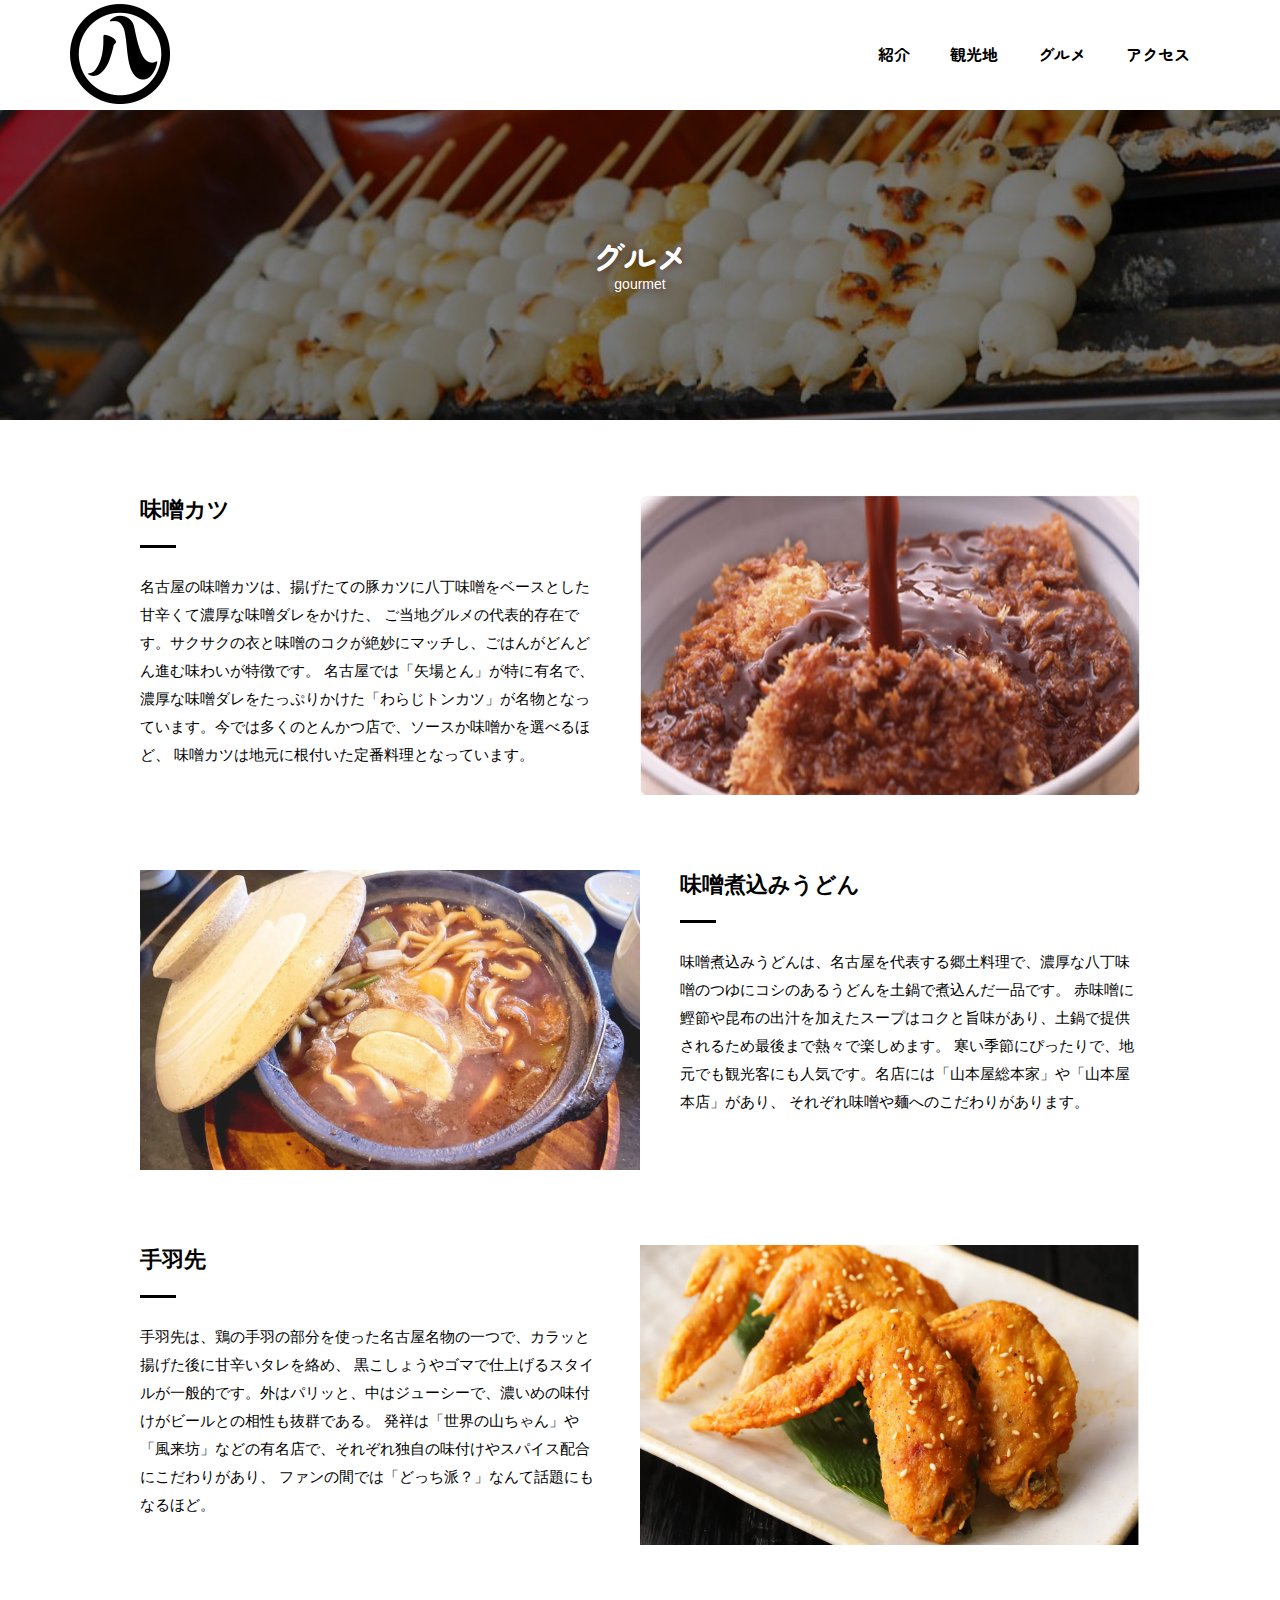
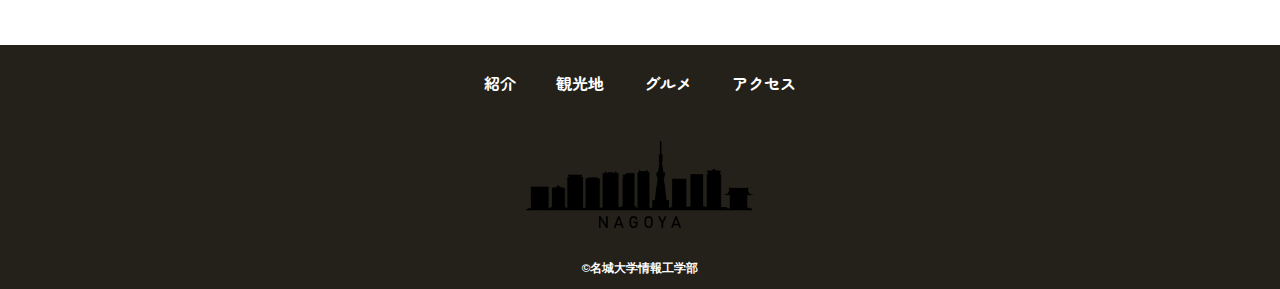
<file: 最終課題/food.html>
<!DOCTYPE html>

<html>
    <head>
        <meta charset="UTF-8">
        <title>NAGOYAのグルメ</title>
        <meta name="description" content="NAGOYAのグルメ">
        <meta name="viewport" content="width=device-width">
        <script src="./js/script.js"></script>
        <link href="css/common.css" rel="stylesheet">
        <link href="css/food.css" rel="stylesheet">
        <link rel="preconnect" href="https://fonts.googleapis.com">
        <link rel="preconnect" href="https://fonts.gstatic.com" crossorigin>
        <link href="https://fonts.googleapis.com/css2?family=Kaisei+Tokumin&family=Zen+Maru+Gothic&display=swap" rel="stylesheet">
        <link rel="preconnect" href="https://fonts.googleapis.com">
        <link rel="preconnect" href="https://fonts.gstatic.com" crossorigin>
        <link href="https://fonts.googleapis.com/css2?family=Dela+Gothic+One&family=Kaisei+Tokumin&family=Zen+Maru+Gothic&display=swap" rel="stylesheet">
    </head>

    <body>
        <!--header ここから-->
        <header class="header">
            <div class="header-inner">
                <a class="header-logo" href="index.html">
                    <img src="images/common/logo-header.png" alt="ロゴ">
                </a>
                <button class="toggle-menu-button"></button>
                <div class="header-site-menu">
                    <nav class="site-menu">
                        <ul>
                            <li><a href="introduction.html">紹介</a></li>
                            <li><a href="sightseeing.html">観光地</a></li>
                            <li><a href="food.html">グルメ</a></li>
                            <li><a href="access.html">アクセス</a></li>
                        </ul>
                    </nav>
                </div>
            </div>
        </header>
        <!--header ここまで-->

        <!--main ここから-->
        <main class="main">
          <div class="title">
            <h1>グルメ</h1>
            <p>gourmet</p>
          </div>
          <div class="gourmet">
            <div class="gourmet-text">
              <h2>味噌カツ</h2>
              <p>名古屋の味噌カツは、揚げたての豚カツに八丁味噌をベースとした甘辛くて濃厚な味噌ダレをかけた、
                ご当地グルメの代表的存在です。サクサクの衣と味噌のコクが絶妙にマッチし、ごはんがどんどん進む味わいが特徴です。
                名古屋では「矢場とん」が特に有名で、
                濃厚な味噌ダレをたっぷりかけた「わらじトンカツ」が名物となっています。今では多くのとんかつ店で、ソースか味噌かを選べるほど、
                味噌カツは地元に根付いた定番料理となっています。</p>
            </div>
            <img src="./images/food/misokatsu.jpg" alt="味噌カツの画像">
          </div>
          <div class="gourmet reverse">
            <div class="gourmet-text">
              <h2>味噌煮込みうどん</h2>
              <p>味噌煮込みうどんは、名古屋を代表する郷土料理で、濃厚な八丁味噌のつゆにコシのあるうどんを土鍋で煮込んだ一品です。
                赤味噌に鰹節や昆布の出汁を加えたスープはコクと旨味があり、土鍋で提供されるため最後まで熱々で楽しめます。
                寒い季節にぴったりで、地元でも観光客にも人気です。名店には「山本屋総本家」や「山本屋本店」があり、
                それぞれ味噌や麺へのこだわりがあります。</p>
            </div>
            <img src="./images/food/udon.jpg" alt="味噌煮込みうどんの画像">
          </div>
          <div class="gourmet">
            <div class="gourmet-text">
              <h2>手羽先</h2>
              <p>手羽先は、鶏の手羽の部分を使った名古屋名物の一つで、カラッと揚げた後に甘辛いタレを絡め、
                黒こしょうやゴマで仕上げるスタイルが一般的です。外はパリッと、中はジューシーで、濃いめの味付けがビールとの相性も抜群である。
                発祥は「世界の山ちゃん」や「風来坊」などの有名店で、それぞれ独自の味付けやスパイス配合にこだわりがあり、
                ファンの間では「どっち派？」なんて話題にもなるほど。</p>
            </div>
            <img src="./images/food/tebasaki.jpg" alt="手羽先の画像">
          </div>
        </main>
        <!--main ここまで-->

        <!--footer ここから-->
        <footer class="footer">
            <nav class="site-menu">
                <ul>
                    <li><a href="introduction.html">紹介</a></li>
                    <li><a href="sightseeing.html">観光地</a></li>
                    <li><a href="food.html">グルメ</a></li>
                    <li><a href="access.html">アクセス</a></li>
                </ul>
            </nav>
            <a class="footer-logo" href="index.html">
                <img src="./images/common/logo-footer.png" alt="ロゴ">
            </a>
            <p class="copyright"><small>&copy;名城大学情報工学部</small></p>
        </footer>
        <!--footer ここまで-->
    </body>
</html>
</file>
<file: css/common.css>
@charset "utf-8";

*,
::before,
::after {
    padding: 0;
    margin: 0;
    box-sizing: border-box;
}

ul, ol {
    list-style: none;
}

a {
    color: inherit;
    text-decoration: none;
}

body {
  font-family: sans-serif;
  font-size: 16px;
  color: #000000;
  line-height: 1;
  background-color: #ffffff;
}

img {
  max-width: 100%;
}

.header-inner {
  max-width: 1200px;
  height: 110px;
  margin-left: auto;
  margin-right: auto;
  padding-left: 30px;
  padding-right: 30px;
  display: flex;
  justify-content: space-between;
  align-items: center;
}

.toggle-menu-button{
  display: none;
}

.header-logo{
  display: block;
  width: 100px;
}

.site-menu ul{
  display: flex;
}

.site-menu ul li{
  margin-left: 20px;
  margin-right: 20px;
}

.site-menu ul li a {
  font-family: "Zen Maru Gothic", sans-serif;
  font-weight: 400;
  font-style: normal;
  font-weight: bold;
}

.footer{
  color: #ffffff;
  background-color: #24211b;
  padding-top: 30px;
  padding-bottom: 15px;
  display: flex;
  flex-direction: column;
  align-items: center;
}

.footer-logo{
  display: block;
  width: 235px;
  margin-top: 45px;
}

.copyright{
  font-size: 14px;
  font-weight: bold;
  margin-top: 25px;
}

@media (max-width: 800px){
  .site-menu ul {
    display: block;
    text-align: center;
  }

  .site-menu li {
    margin-top: 15px;
    margin-bottom: 15px;
    pointer-events: none;
    opacity: 0;
    transform: translateY(-15px);
    transition: all 0.4s ease-out;
  }

  .header {
    position: fixed;
    top: 0;
    left: 0;
    right: 0;
    background-color: #ffffff;
    height: 50px;
    z-index: 10;
    box-shadow: 0 3px 6px rgba(0, 0, 0, 0.1);
  }

  .header-inner {
    padding-left: 20px;
    padding-right: 20px;
    height: 100%;
    position: relative;
  }

  .header-logo {
    width: 40px;
    margin-top: 5px;
  }

  .header-site-menu {
    display: none;
    background-color: #736e62;
    color: #ffffff;
    position: absolute;
    top: 100%;
    left: 0;
    right: 0;
    pointer-events: none;
    opacity: 0;
    transform: translateY(-10px);
    visibility: hidden;
    transition: all 0.3s ease-in-out;
  }

  .header-site-menu.is-show {
    display: block;
    pointer-events: auto;
    opacity: 1;
    transform: translateY(0);
    visibility: visible;
  }

  .header-site-menu.is-show ul {
    display: block;
    padding: 0;
    margin: 0;
  }

  .header-site-menu.is-show .site-menu li {
    pointer-events: auto;
    opacity: 1;
    transform: translateY(0);
  }

  .toggle-menu-button {
    display: block;
    width: 30px;
    height: 30px;
    background-image: url(../images/common/icon-menu.png);
    background-position: center;
    background-repeat: no-repeat;
    background-position: center center;
    background-size: cover;
    background-color: transparent;
    border: none;
    border-radius: 0;
    outline: none;
    transition: transform 0.3s ease-in-out;
    cursor: pointer;
  }

  .toggle-menu-button.is-active {
    transform: rotate(90deg);
    width : 24px;
    height: 24px;
    background-image: url(../images/common/icon-menu-cross.png);
    background-repeat: no-repeat;
    background-position: center center;
    background-size: cover;
    background-color: transparent;
  }

  .main {
    padding-top: 50px;
  }

  .footer {
    color: #ffffff;
    background-color: #24211b;
    padding-top: 30px;
    padding-bottom: 10px;
    display: flex;
    flex-direction: column;
    align-items: center;
  }

  .footer-site-menu {
    width: 240px;
    margin-top: 40px;
  }

  .footer .site-menu ul {
    display: grid;
    grid-template-columns: 1fr 1fr;
    gap: 15px 40px;
    text-align: center;
    margin-bottom: 10px;
  }

  .footer .site-menu ul li {
    margin: 0;
    opacity: 1;
    transform: none;
    pointer-events: auto;
    transition: none;
  }

  .footer-logo {
    width: 240px;
    margin-top: 10px;
    margin-bottom: auto;
  }

  .copyright {
    margin-top: 20px;
  }
}
</file>
<file: css/index.css>
@charset "utf-8";

.first-view {
    width: 100%;
    height: calc(100vh - 110px);
    background-image: url(../images/index/nagoya_index.jpeg);
    background-repeat: no-repeat;
    background-position: center center;
    background-size: cover;
    display: flex;
    align-items: center;
}

.first-view-text {
    width: 100%;
    max-width: 1200px;
    margin-left: auto;
    margin-right: auto;
    padding-left: 40px;
    padding-bottom: 80px;
    color: #ffffff;
    font-weight: bold;
    text-shadow: 1px 1px 10px #80611f;
}

*,
::before,
::after {
    padding: 0;
    margin: 0;
    box-sizing: border-box;
}

ul, ol {
    list-style: none;
}

img {
    max-width: 100%;
}


@media (max-width: 800px) {

    .first-view {
        height: 100vh;
        width: 100%;
        background-size: cover;
        background-image: url(../images/index/nagoya_index.jpeg);
        background-repeat: no-repeat;
        background-position: center center;
    }

    .first-view-text {
        padding-left: 20px;
        padding-bottom: 40px;
    }

    .main {
        padding-top: 50px;
        padding-bottom: 0;
        color: #ffffff;
    }

}
</file>
<file: css/access.css>
@charset "utf-8";

.title {
  height: 310px;
  background-image: url(../images/access/bg-main.jpg);
  background-repeat: no-repeat;
  background-position: center center;
  background-size: cover;
  display: flex;
  flex-direction: column;
  justify-content: center;
  align-items: center;
  color: #ffffff;
  text-shadow: 1px 1px 10px #4b2c14;
}

.title h1 {
  font-family: "Zen Maru Gothic", sans-serif;
  font-weight: 400;
  font-style: normal;
  font-weight: bold;
}

.title p {
  font-size: 14px;
  margin-top: 5px;
}

.section-title {
  text-align: center;
  font-size: 20px;
  margin-top: 50px;
  margin-bottom: 20px;
  font-family: "DotGothic16", sans-serif;
  font-weight: 400;
  font-style: normal;
}

.section-title::after {
  content: "";
  display: block;
  height: 3px;
  width: 60px;
  background-color: #c48b49; 
  margin: 10px auto 0;
  border-radius: 2px;
}

.access-container {
  display: grid;
  grid-template-columns: repeat(2, 1fr); 
  gap: 2em;
  width: 1000px;
  max-width: 90%;
  margin: 75px auto 0;
  margin-top: 0;
}

.access-list {
  border: 1px solid #ccc;
  padding: 1em;
  border-radius: 8px;
  background-color: #fdfdfd;
}

.center-access {
  grid-column: 1 / -1;   
  justify-self: center;    
  width: 500px;            
}

.access-list h2 {
  margin-top: 0;
  font-size: 1.3em;
}

.access-list ul {
  margin-top: 25px;
  display: grid;
  grid-template-columns: repeat(2, 1fr); 
  gap: 1em;
  padding: 0;
  list-style: none;
}

.access-list li {
  background-color: #f9f9f9;
  border: 1px solid #ddd;
  padding: 0.5em;
  border-radius: 5px;
}

.access-list h3 {
  margin: 0;
  font-size: 1em;
}

.access-list p {
  margin-top: 75px;
  margin: 0.3em 0 0;
}

.map-list {
  display: grid;
  grid-template-columns: repeat(2, 1fr);
  gap: 2em;
  width: 1000px;
  max-width: 90%;
  margin: 75px auto 0;
  margin-top: 0;
}

.map-list iframe {
  margin-bottom: 10px; 
  display: inline-block;
  margin: 0 auto;
  
}

.map-list div {
  padding: 0.5em;
  border-radius: 5px;
  text-align: center;
}

.map-list p {
  text-align: center;
  margin-top: 10px;
}

.footer {
  margin-top: 50px;
}

@media screen and (max-width: 800px) {
  .section-title {
    font-size: 18px;
    margin-top: 40px;
    margin-bottom: 15px;
  }

  .access-container {
    grid-template-columns: 1fr; 
    width: 100%;
    max-width: 100%;
    padding: 0 1em;
    box-sizing: border-box;
  }

  .center-access {
    width: 100%; 
    max-width: 100%;
    justify-self: center;
  }

  .access-list ul {
    grid-template-columns: 1fr; 
  }

  .map-list {
    grid-template-columns: 1fr; 
    width: 100%;
    max-width: 100%;
    padding: 0 1em;
    box-sizing: border-box;
  }

  .map-list iframe {
    width: 90%;
    aspect-ratio: 1 / 1; 
    display: block;
    margin: 0 auto;
    height: auto;
  }

  .title h1 {
    font-size: 1.8em;
  }

  .title p {
    font-size: 13px;
  }
}
</file>
<file: css/food.css>
@charset "utf-8";

.title {
  height: 310px;
  background-image: url(../images/food/bg-main.jpg);
  background-repeat: no-repeat;
  background-position: center center;
  background-size: cover;
  display: flex;
  flex-direction: column;
  justify-content: center;
  align-items: center;
  color: #ffffff;
  text-shadow: 1px 1px 10px #4b2c14;
}

.title h1 {
  font-family: "Zen Maru Gothic", sans-serif;
  font-weight: 400;
  font-style: normal;
  font-weight: bold;
}

.title p {
  font-size: 14px;
  margin-top: 5px;
}

.gourmet {
  display: flex;
  justify-content: space-between;
  width: 1000px;
  max-width: 90%;
  margin-top: 75px;
  margin-left: auto;
  margin-right: auto;
}

.gourmet img {
  width: 500px;
  height: 300px;
}

.gourmet-text {
  max-width: 500px;
  margin-right: 40px;
}

.reverse {
  flex-direction: row-reverse;
}

.reverse .gourmet-text {
  margin-left: 40px;
  margin-right: 0;
}

.gourmet-text h2 {
  font-size: 22px;
  font-weight: bold;
  line-height: 30px;
}

.gourmet-text h2::after {
  content: '';
  display: block;
  width: 36px;
  height: 3px;
  background-color: #000000;
  margin-top: 20px;
}

.gourmet-text p {
  font-size: 15px;
  line-height: 28px;
  margin-top: 25px;
}

.footer {
  margin-top: 100px;
}

@media (max-width: 800px) {
  .gourmet {
    display: block;
    width: 500px;
    margin-top: 45px;
  }

  .gourmet-text {
    margin-right: 0;
  }

  .reverse .gourmet-text {
    margin-left: 0;
  }

  .gourmet img {
    width: 100%;
    height: auto;
    margin-top: 25px;
  }
}
</file>
<file: css/introduction.css>
@charset "utf-8";

.title {
  height: 310px;
  background-image: url(../images/introduction/bg-title.webp);
  background-repeat: no-repeat;
  background-position: center center;
  background-size: cover;
  display: flex;
  flex-direction: column;
  justify-content: center;
  align-items: center;
  color: #ffffff;
  text-shadow: 1px 1px 10px #4b2c14;
}

.title h1 {
  font-family: "Zen Maru Gothic", sans-serif;
  font-weight: 400;
  font-style: normal;
  font-weight: bold;
}

.title p {
  font-size: 14px;
  margin-top: 5px;
}

.nagoya-introduction-content {
  display: flex;
  flex-direction: column;
  width: 1000px;
  max-width: 90%;
  margin-top: 75px;
  margin-left: auto;
  margin-right: auto;
  gap: 75px;
}

.nagoya-introduction-element {
  display: flex;
  justify-content: space-between;
  align-items: flex-start;
}

.nagoya-introduction-element.reverse {
  flex-direction: row-reverse;
}

.nagoya-introduction-element img {
  width: 500px;
  height: 300px;
  object-fit: cover;
}

.nagoya-introduction-text {
  max-width: 500px;
  margin-right: 40px;
}

.nagoya-introduction-element.reverse .nagoya-introduction-text {
  margin-left: 40px;
  margin-right: 0;
}

.nagoya-introduction-text h2 {
  font-size: 22px;
  font-weight: bold;
  line-height: 30px;
}

.nagoya-introduction-text h2::after {
  content: '';
  display: block;
  width: 36px;
  height: 3px;
  background-color: #000000;
  margin-top: 20px;
}

.nagoya-introduction-text p {
  font-size: 15px;
  line-height: 28px;
  margin-top: 25px;
}

.page-link-buttons {
  display: flex;
  justify-content: space-evenly;
  margin-top: 20px;
}

.page-link-button {
  display: inline-block;
  padding: 10px 20px;
  background-color: #000000;
  color: #ffffff;
  text-decoration: none;
  border-radius: 8px;
  font-size: 14px;
  font-weight: bold;
  margin-top: 20px;
}

.page-link-button:hover {
  background-color: #333333;
}

.footer {
  margin-top: 100px;
}

@media (max-width: 800px) {
  .title {
    height: 200px;
    margin-top: 50px;
  }

  .main {
    color: #000000;
  }

  .nagoya-introduction-content {
    width: 100%;
    max-width: 90%;
    margin-top: 45px;
    gap: 45px;
  }

  .nagoya-introduction-element {
    display: flex;
    flex-direction: column-reverse;
  }

  .nagoya-introduction-element.reverse {
    display: flex;
    flex-direction: column-reverse;
  }

  .nagoya-introduction-text {
    margin-right: 0;
    margin-left: 0;
    max-width: none;
    color: #000000;
  }

  .nagoya-introduction-element.reverse .nagoya-introduction-text {
    margin-left: 0;
    margin-right: 0;
    color: #000000;
  }

  .nagoya-introduction-element img {
    width: 100%;
    height: auto;
    margin-bottom: 25px;
  }

  .nagoya-introduction-text h2 {
    font-size: 20px;
    color: #000000;
  }

  .nagoya-introduction-text p {
    font-size: 14px;
    line-height: 24px;
    color: #000000;
  }

  .page-link-buttons {
    display: flex;
    justify-content: space-evenly;
    margin-top: 15px;
  }

  .page-link-button {
    background-color: #000000;
    color: #ffffff;
    text-decoration: none;
    border-radius: 6px;
    padding: 10px 16px;
    font-size: 13px;
    font-weight: bold;
    text-align: center;
    transition: background-color 0.3s ease;
  }

  .page-link-button:hover {
    background-color: #333333;
  }

  .footer {
    margin-top: 50px;
  }
}
</file>
<file: 最終課題/css/common.css>
@charset "utf-8";

*,
::before,
::after {
    padding: 0;
    margin: 0;
    box-sizing: border-box;
}

ul, ol {
    list-style: none;
}

a {
    color: inherit;
    text-decoration: none;
}

body {
  font-family: sans-serif;
  font-size: 16px;
  color: #000000;
  line-height: 1;
  background-color: #ffffff;
}

img {
  max-width: 100%;
}

.header-inner {
  max-width: 1200px;
  height: 110px;
  margin-left: auto;
  margin-right: auto;
  padding-left: 30px;
  padding-right: 30px;
  display: flex;
  justify-content: space-between;
  align-items: center;
}

.toggle-menu-button{
  display: none;
}

.header-logo{
  display: block;
  width: 100px;
}

.site-menu ul{
  display: flex;
}

.site-menu ul li{
  margin-left: 20px;
  margin-right: 20px;
}

.site-menu ul li a {
  font-family: "Zen Maru Gothic", sans-serif;
  font-weight: 400;
  font-style: normal;
  font-weight: bold;
}

.footer{
  color: #ffffff;
  background-color: #24211b;
  padding-top: 30px;
  padding-bottom: 15px;
  display: flex;
  flex-direction: column;
  align-items: center;
}

.footer-logo{
  display: block;
  width: 235px;
  margin-top: 45px;
}

.copyright{
  font-size: 14px;
  font-weight: bold;
  margin-top: 25px;
}

@media (max-width: 800px){
  .site-menu ul {
    display: block;
    text-align: center;
  }

  .site-menu li {
    margin-top: 20px;
  }

  .header {
    position: fixed;
    top: 0;
    left: 0;
    right: 0;
    background-color: #ffffff;
    height: 50px;
    z-index: 10;
    box-shadow: 0 3px 6px rgba(0, 0, 0, 0.1);
  }

  .header-inner {
    padding-left: 20px;
    padding-right: 20px;
    height: 100%;
    position: relative;
  }

  .header-logo {
    width: 40px;
  }

  .header-site-menu {
    position: absolute;
    top: 100%;
    left: 0;
    right: 0;
    color:  #ffffff;
    background-color: #736e62;
    padding-top: 30px;
    padding-bottom: 50px;
    display: none;
  }

  .header-site-menu.is-show{
    display: block;
  }

  .toggle-menu-button {
    display: block;
    width: 44px;
    height: 34px;
    background-image: url(../images/common/icon-menu.png);
    background-size: 50%;
    background-position: center;
    background-repeat: no-repeat;
    background-color: transparent;
    border: none;
    border-radius: 0;
    outline: none;
  }

  .main {
    padding-top: 50px;
  }

  .footer-logo {
    margin-top: 30px;
  }

  .copyright {
    margin-top: 25px;
  }
}
</file>
<file: 最終課題/css/access.css>
@charset "utf-8";

.title {
  height: 310px;
  background-image: url(../images/access/bg-main.jpg);
  background-repeat: no-repeat;
  background-position: center center;
  background-size: cover;
  display: flex;
  flex-direction: column;
  justify-content: center;
  align-items: center;
  color: #ffffff;
  text-shadow: 1px 1px 10px #4b2c14;
}

.title h1 {
  font-family: "Zen Maru Gothic", sans-serif;
  font-weight: 400;
  font-style: normal;
  font-weight: bold;
}

.title p {
  font-size: 14px;
  margin-top: 5px;
}

.section-title {
  text-align: center;
  font-size: 20px;
  margin-top: 50px;
  margin-bottom: 20px;
  font-family: "DotGothic16", sans-serif;
  font-weight: 400;
  font-style: normal;
}

.section-title::after {
  content: "";
  display: block;
  height: 3px;
  width: 60px;
  background-color: #c48b49;  /* お好みで色変更OK */
  margin: 10px auto 0;
  border-radius: 2px;
}

.access-container {
  display: grid;
  grid-template-columns: repeat(2, 1fr); 
  gap: 2em;
  width: 1000px;
  max-width: 90%;
  margin: 75px auto 0;
  margin-top: 0;
}

.access-list {
  border: 1px solid #ccc;
  padding: 1em;
  border-radius: 8px;
  background-color: #fdfdfd;
}

.access-list h2 {
  margin-top: 0;
  font-size: 1.3em;
}

.access-list ul {
  margin-top: 25px;
  display: grid;
  grid-template-columns: repeat(2, 1fr); 
  gap: 1em;
  padding: 0;
  list-style: none;
}

.access-list li {
  background-color: #f9f9f9;
  border: 1px solid #ddd;
  padding: 0.5em;
  border-radius: 5px;
}

.access-list h3 {
  margin: 0;
  font-size: 1em;
}

.access-list p {
  margin-top: 75px;
  margin: 0.3em 0 0;
}

.map-list {
  display: grid;
  grid-template-columns: repeat(2, 1fr);
  gap: 2em;
  width: 1000px;
  max-width: 90%;
  margin: 75px auto 0;
  margin-top: 0;
}

.map-list iframe {
  margin-bottom: 10px; 
  display: inline-block;
  margin: 0 auto;
  
}

.map-list div {
  padding: 0.5em;
  border-radius: 5px;
  text-align: center;
}

.map-list p {
  text-align: center;
  margin-top: 10px;
}

.footer {
  margin-top: 50px;
}

@media screen and (max-width: 800px) {
  .access-container,
  .access-list ul,
  .map-list {
    grid-template-columns: 1fr; 
  }

  .access-container,
  .map-list {
    width: 100%;
    max-width: 95%;
  }

  .access-list {
    padding: 0.8em;
  }

  .access-list li {
    padding: 0.8em;
  }

  .map-list iframe {
    width: 70%; 
    aspect-ratio: 1 / 1;
    height: auto;
    display: block;
    margin: 0 auto;
  }
}
</file>
<file: 最終課題/css/food.css>
@charset "utf-8";

.title {
  height: 310px;
  background-image: url(../images/food/bg-main.jpg);
  background-repeat: no-repeat;
  background-position: center center;
  background-size: cover;
  display: flex;
  flex-direction: column;
  justify-content: center;
  align-items: center;
  color: #ffffff;
  text-shadow: 1px 1px 10px #4b2c14;
}

.title h1 {
  font-family: "Zen Maru Gothic", sans-serif;
  font-weight: 400;
  font-style: normal;
  font-weight: bold;
}

.title p {
  font-size: 14px;
  margin-top: 5px;
}

.gourmet {
  display: flex;
  justify-content: space-between;
  width: 1000px;
  max-width: 90%;
  margin-top: 75px;
  margin-left: auto;
  margin-right: auto;
}

.gourmet img {
  width: 500px;
  height: 300px;
}

.gourmet-text {
  max-width: 500px;
  margin-right: 40px;
}

.reverse {
  flex-direction: row-reverse;
}

.reverse .gourmet-text {
  margin-left: 40px;
  margin-right: 0;
}

.gourmet-text h2 {
  font-size: 22px;
  font-weight: bold;
  line-height: 30px;
}

.gourmet-text h2::after {
  content: '';
  display: block;
  width: 36px;
  height: 3px;
  background-color: #000000;
  margin-top: 20px;
}

.gourmet-text p {
  font-size: 15px;
  line-height: 28px;
  margin-top: 25px;
}

.footer {
  margin-top: 100px;
}

@media (max-width: 800px) {
  .gourmet {
    display: block;
    width: 500px;
    margin-top: 45px;
  }

  .gourmet-text {
    margin-right: 0;
  }

  .reverse .gourmet-text {
    margin-left: 0;
  }

  .gourmet img {
    width: 100%;
    height: auto;
    margin-top: 25px;
  }
}
</file>
